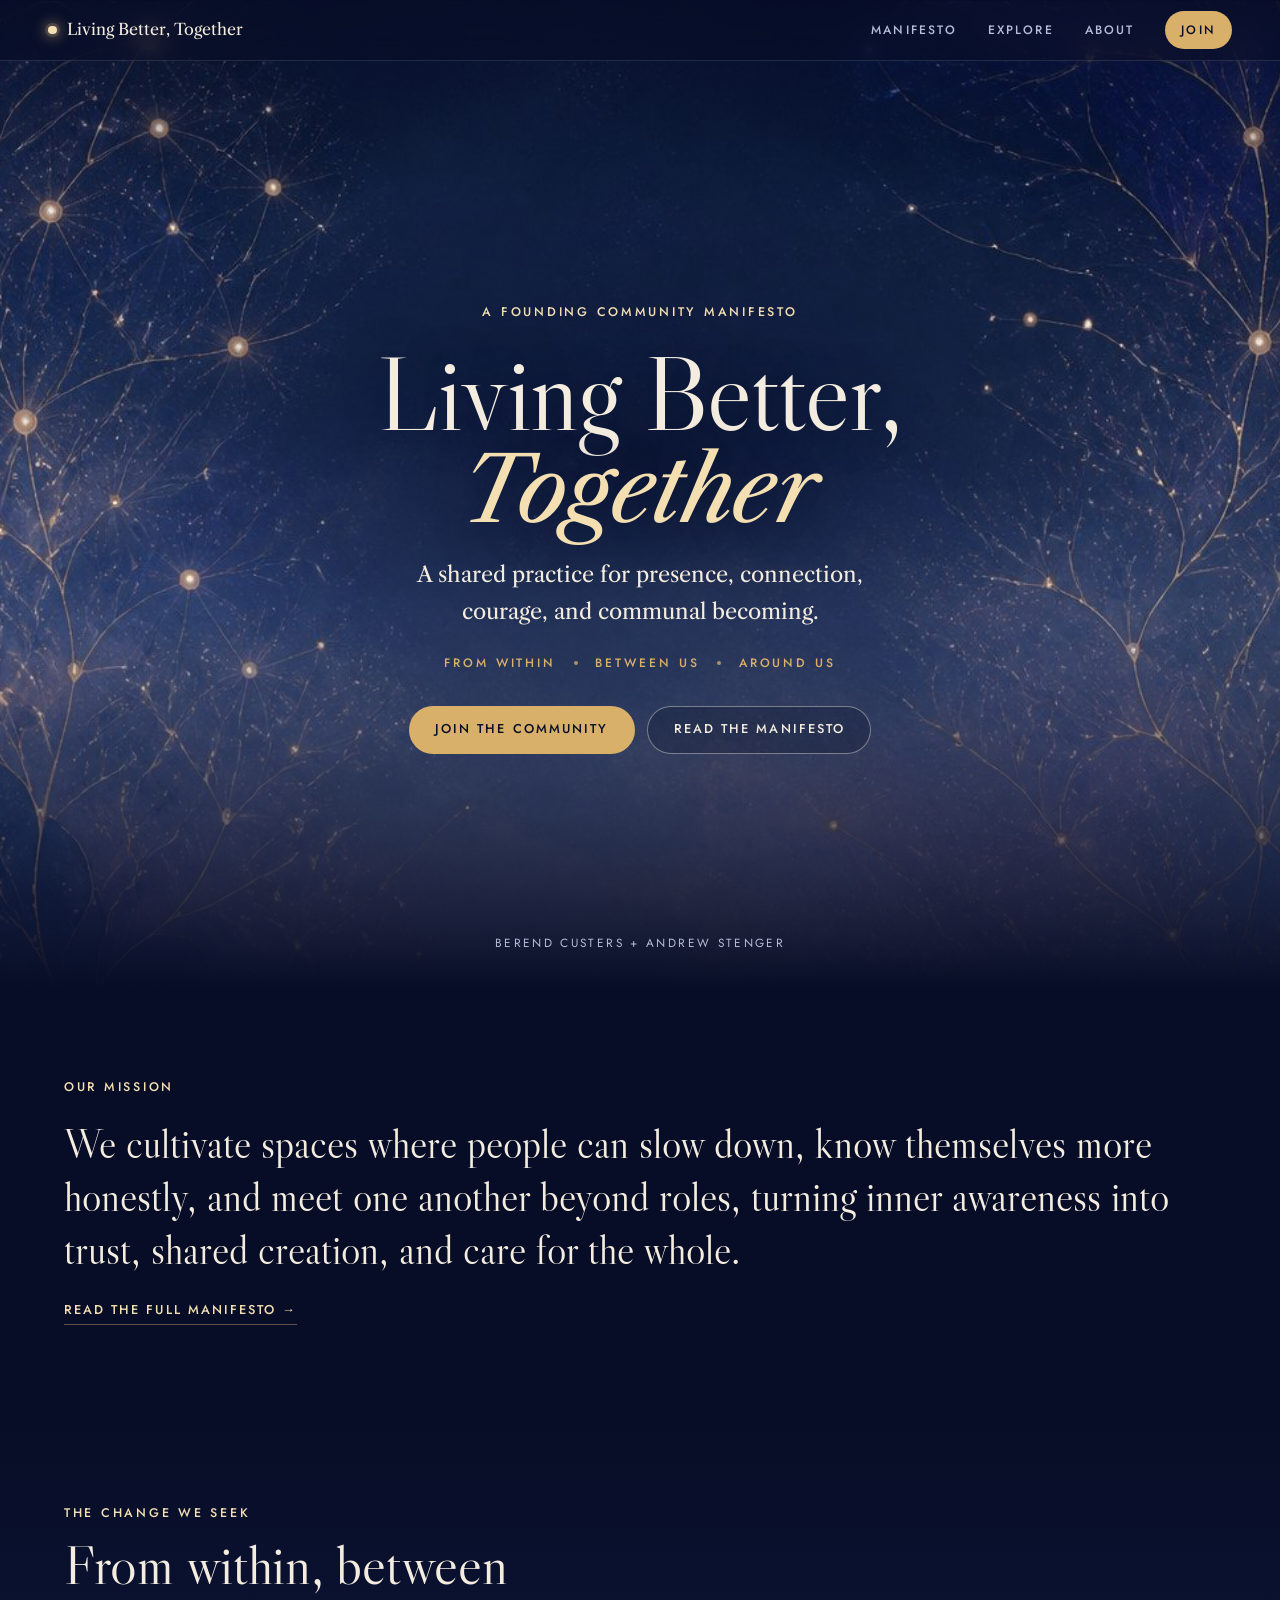
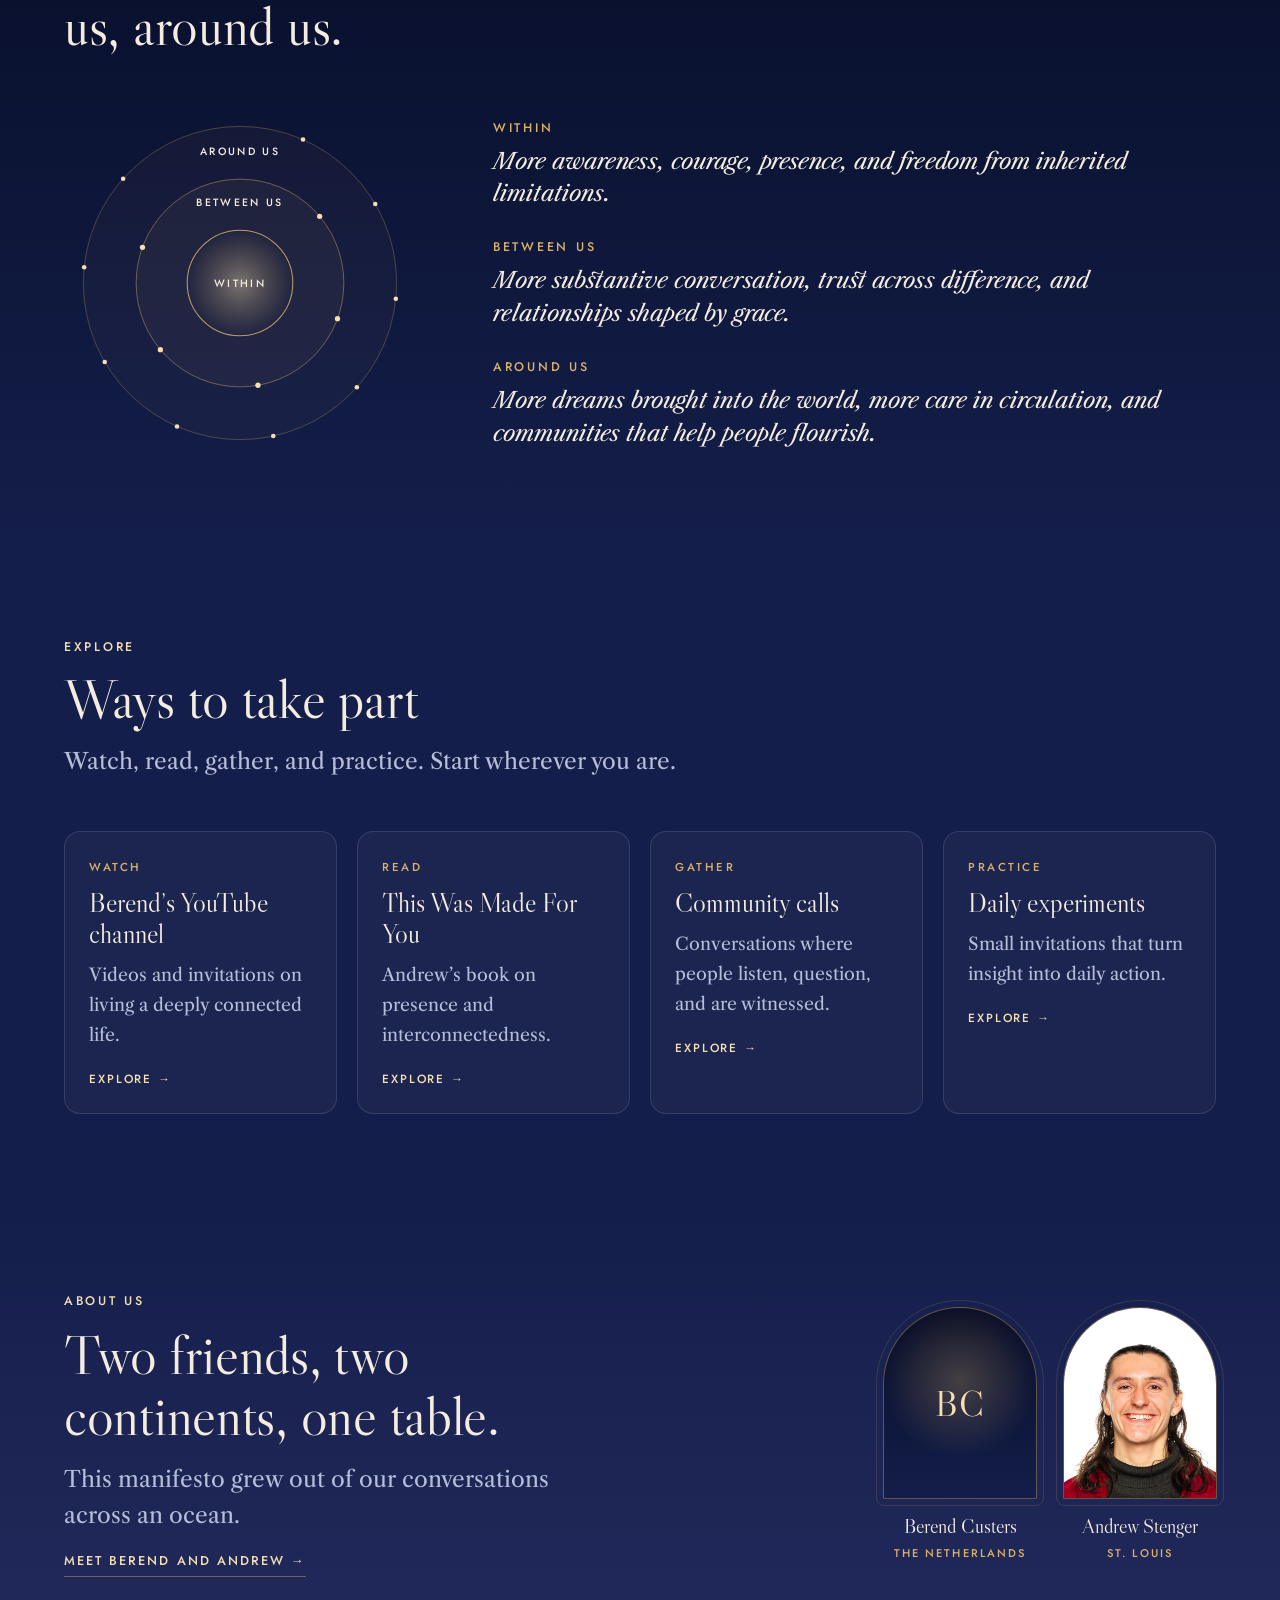
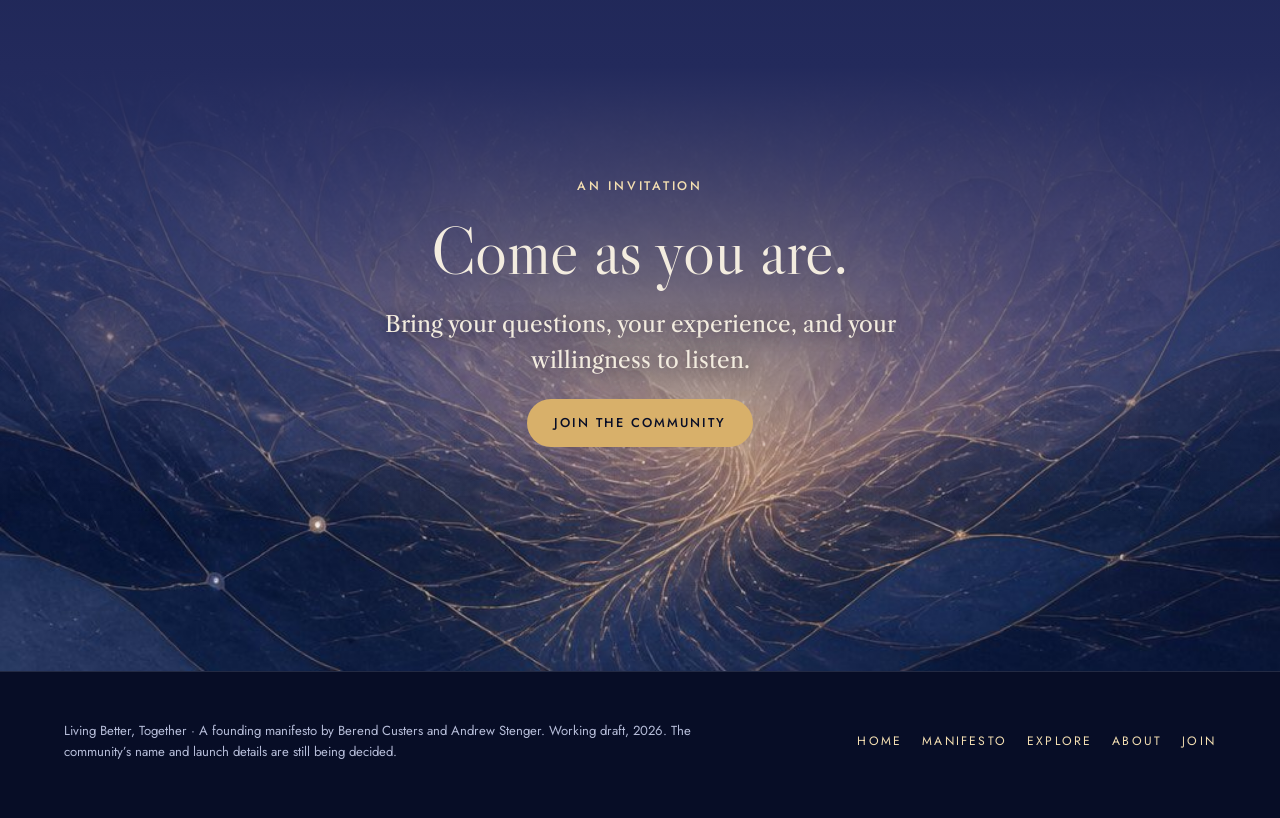
<file: Website/index.html>
<!doctype html>
<html lang="en">
<head>
<meta charset="utf-8">
<meta name="viewport" content="width=device-width,initial-scale=1,viewport-fit=cover">
<title>Living Better, Together</title>
<meta name="description" content="A founding community manifesto by Berend Custers and Andrew Stenger: a shared practice for presence, connection, courage, and communal becoming.">
<meta property="og:title" content="Living Better, Together">
<meta property="og:description" content="A founding community manifesto by Berend Custers and Andrew Stenger: a shared practice for presence, connection, courage, and communal becoming.">
<meta property="og:image" content="assets/cover.jpg">
<link rel="preconnect" href="https://fonts.googleapis.com">
<link rel="preconnect" href="https://fonts.gstatic.com" crossorigin>
<link rel="stylesheet" href="https://fonts.googleapis.com/css2?family=Jost:wght@400;500&family=Libre+Caslon+Display&family=Libre+Caslon+Text:ital,wght@0,400;0,700;1,400&display=swap">
<link rel="stylesheet" href="assets/site.css">
</head>
<body>
<a class="skip" href="#content">Skip to content</a>
<nav class="nav" aria-label="Site">
  <a class="wordmark" href="index.html" aria-current="page"><span class="star" aria-hidden="true"></span><span class="wm-text">Living Better, Together</span></a>
  <div class="nav-links">
    <a href="manifesto.html">Manifesto</a>
    <a href="explore.html">Explore</a>
    <a href="about.html">About</a>
    <a class="nav-join" href="join.html">Join</a>
  </div>
</nav>

<header class="hero">
  <div class="hero-inner">
    <p class="eyebrow">A founding community manifesto</p>
    <h1>Living Better, <em>Together</em></h1>
    <p class="hero-sub">A shared practice for presence, connection, courage, and communal becoming.</p>
    <p class="triad"><span>From within</span><span>Between us</span><span>Around us</span></p>
    <div class="hero-ctas">
      <a class="btn btn-gold" href="join.html">Join the community</a>
      <a class="btn btn-ghost" href="manifesto.html">Read the manifesto</a>
    </div>
  </div>
  <p class="hero-foot">Berend Custers + Andrew Stenger</p>
</header>

<main id="content">
<section class="section home-intro" aria-labelledby="mission-label">
  <div class="frame">
    <p class="eyebrow" id="mission-label">Our mission</p>
    <p class="statement-text">We cultivate spaces where people can slow down, know themselves more honestly, and meet one another beyond roles, turning inner awareness into trust, shared creation, and care for the whole.</p>
    <a class="text-link" href="manifesto.html">Read the full manifesto &rarr;</a>
  </div>
</section>

<section class="section home-change" aria-labelledby="change-title">
  <div class="frame">
    <div class="section-head">
      <p class="eyebrow">The change we seek</p>
      <h2 id="change-title">From within, between us, around us.</h2>
    </div>
    <div class="change">
      <svg class="rings" viewBox="0 0 400 400" role="img" aria-label="Three nested circles: within, between us, and around us">
<defs><radialGradient id="core"><stop offset="0" stop-color="#f4dfb2" stop-opacity=".42"/><stop offset="1" stop-color="#d8b06a" stop-opacity="0"/></radialGradient></defs>
<circle cx="200" cy="200" r="178" fill="#d8b06a" fill-opacity=".035" stroke="#d8b06a" stroke-opacity=".32" stroke-width="1"/>
<circle cx="200" cy="200" r="118" fill="#d8b06a" fill-opacity=".05" stroke="#d8b06a" stroke-opacity=".5" stroke-width="1"/>
<circle cx="200" cy="200" r="60" fill="url(#core)" stroke="#d8b06a" stroke-opacity=".85" stroke-width="1.2"/>
<circle cx="310.8" cy="240.5" r="3" fill="#f4dfb2"/>
<circle cx="220.4" cy="316.2" r="3" fill="#f4dfb2"/>
<circle cx="109.5" cy="275.8" r="3" fill="#f4dfb2"/>
<circle cx="89.2" cy="159.5" r="3" fill="#f4dfb2"/>
<circle cx="290.5" cy="124.2" r="3" fill="#f4dfb2"/>
<circle cx="377.1" cy="217.8" r="2.6" fill="#f4dfb2"/>
<circle cx="332.8" cy="318.5" r="2.6" fill="#f4dfb2"/>
<circle cx="237.8" cy="373.9" r="2.6" fill="#f4dfb2"/>
<circle cx="128.4" cy="363.0" r="2.6" fill="#f4dfb2"/>
<circle cx="46.3" cy="289.7" r="2.6" fill="#f4dfb2"/>
<circle cx="22.9" cy="182.2" r="2.6" fill="#f4dfb2"/>
<circle cx="67.2" cy="81.5" r="2.6" fill="#f4dfb2"/>
<circle cx="271.6" cy="37.0" r="2.6" fill="#f4dfb2"/>
<circle cx="353.7" cy="110.3" r="2.6" fill="#f4dfb2"/>
<text x="200" y="205" text-anchor="middle" class="r-label" fill="#f3ecdf">WITHIN</text>
<text x="200" y="112" text-anchor="middle" class="r-label" fill="#f3ecdf">BETWEEN US</text>
<text x="200" y="54" text-anchor="middle" class="r-label" fill="#f3ecdf">AROUND US</text>
</svg>
      <dl>
        <div><dt>Within</dt><dd>More awareness, courage, presence, and freedom from inherited limitations.</dd></div>
        <div><dt>Between us</dt><dd>More substantive conversation, trust across difference, and relationships shaped by grace.</dd></div>
        <div><dt>Around us</dt><dd>More dreams brought into the world, more care in circulation, and communities that help people flourish.</dd></div>
      </dl>
    </div>
  </div>
</section>

<section class="section home-explore" aria-labelledby="explore-title">
  <div class="frame">
    <div class="section-head">
      <p class="eyebrow">Explore</p>
      <h2 id="explore-title">Ways to take part</h2>
      <p class="lead">Watch, read, gather, and practice. Start wherever you are.</p>
    </div>
    <div class="content-grid">
      <a class="card" href="explore.html#watch"><p class="kind">Watch</p><h3>Berend&rsquo;s YouTube channel</h3><p>Videos and invitations on living a deeply connected life.</p><span class="more">Explore &rarr;</span></a>
      <a class="card" href="explore.html#read"><p class="kind">Read</p><h3>This Was Made For You</h3><p>Andrew&rsquo;s book on presence and interconnectedness.</p><span class="more">Explore &rarr;</span></a>
      <a class="card" href="explore.html#gather"><p class="kind">Gather</p><h3>Community calls</h3><p>Conversations where people listen, question, and are witnessed.</p><span class="more">Explore &rarr;</span></a>
      <a class="card" href="explore.html#practice"><p class="kind">Practice</p><h3>Daily experiments</h3><p>Small invitations that turn insight into daily action.</p><span class="more">Explore &rarr;</span></a>
    </div>
  </div>
</section>

<section class="section home-founders" aria-labelledby="founders-title">
  <div class="frame founders-grid">
    <div class="copy">
      <p class="eyebrow">About us</p>
      <h2 id="founders-title">Two friends, two continents, one table.</h2>
      <p class="lead muted">This manifesto grew out of our conversations across an ocean.</p>
      <a class="text-link" href="about.html">Meet Berend and Andrew &rarr;</a>
    </div>
    <div class="founders">
      <div class="founder"><div class="portrait monogram" role="img" aria-label="Portrait placeholder for Berend Custers"><span>BC</span></div><p class="f-name">Berend Custers</p><p class="role">The Netherlands</p></div>
      <div class="founder"><figure class="portrait"><img src="assets/andrew.jpg" alt="Andrew Stenger, smiling" width="560" height="700"></figure><p class="f-name">Andrew Stenger</p><p class="role">St. Louis</p></div>
    </div>
  </div>
</section>

<section class="cta-band" aria-labelledby="cta-title">
  <div class="frame">
    <p class="eyebrow">An invitation</p>
    <h2 id="cta-title">Come as you are.</h2>
    <p class="lead">Bring your questions, your experience, and your willingness to listen.</p>
    <a class="btn btn-gold" href="join.html">Join the community</a>
  </div>
</section>
</main>

<footer class="footer">
  <div class="frame">
    <p>Living Better, Together &middot; A founding manifesto by Berend Custers and Andrew Stenger. Working draft, 2026. The community&rsquo;s name and launch details are still being decided.</p>
    <div class="footer-links"><a href="index.html">Home</a><a href="manifesto.html">Manifesto</a><a href="explore.html">Explore</a><a href="about.html">About</a><a href="join.html">Join</a></div>
  </div>
</footer>
<script src="assets/site.js" defer></script>
</body>
</html>
</file>
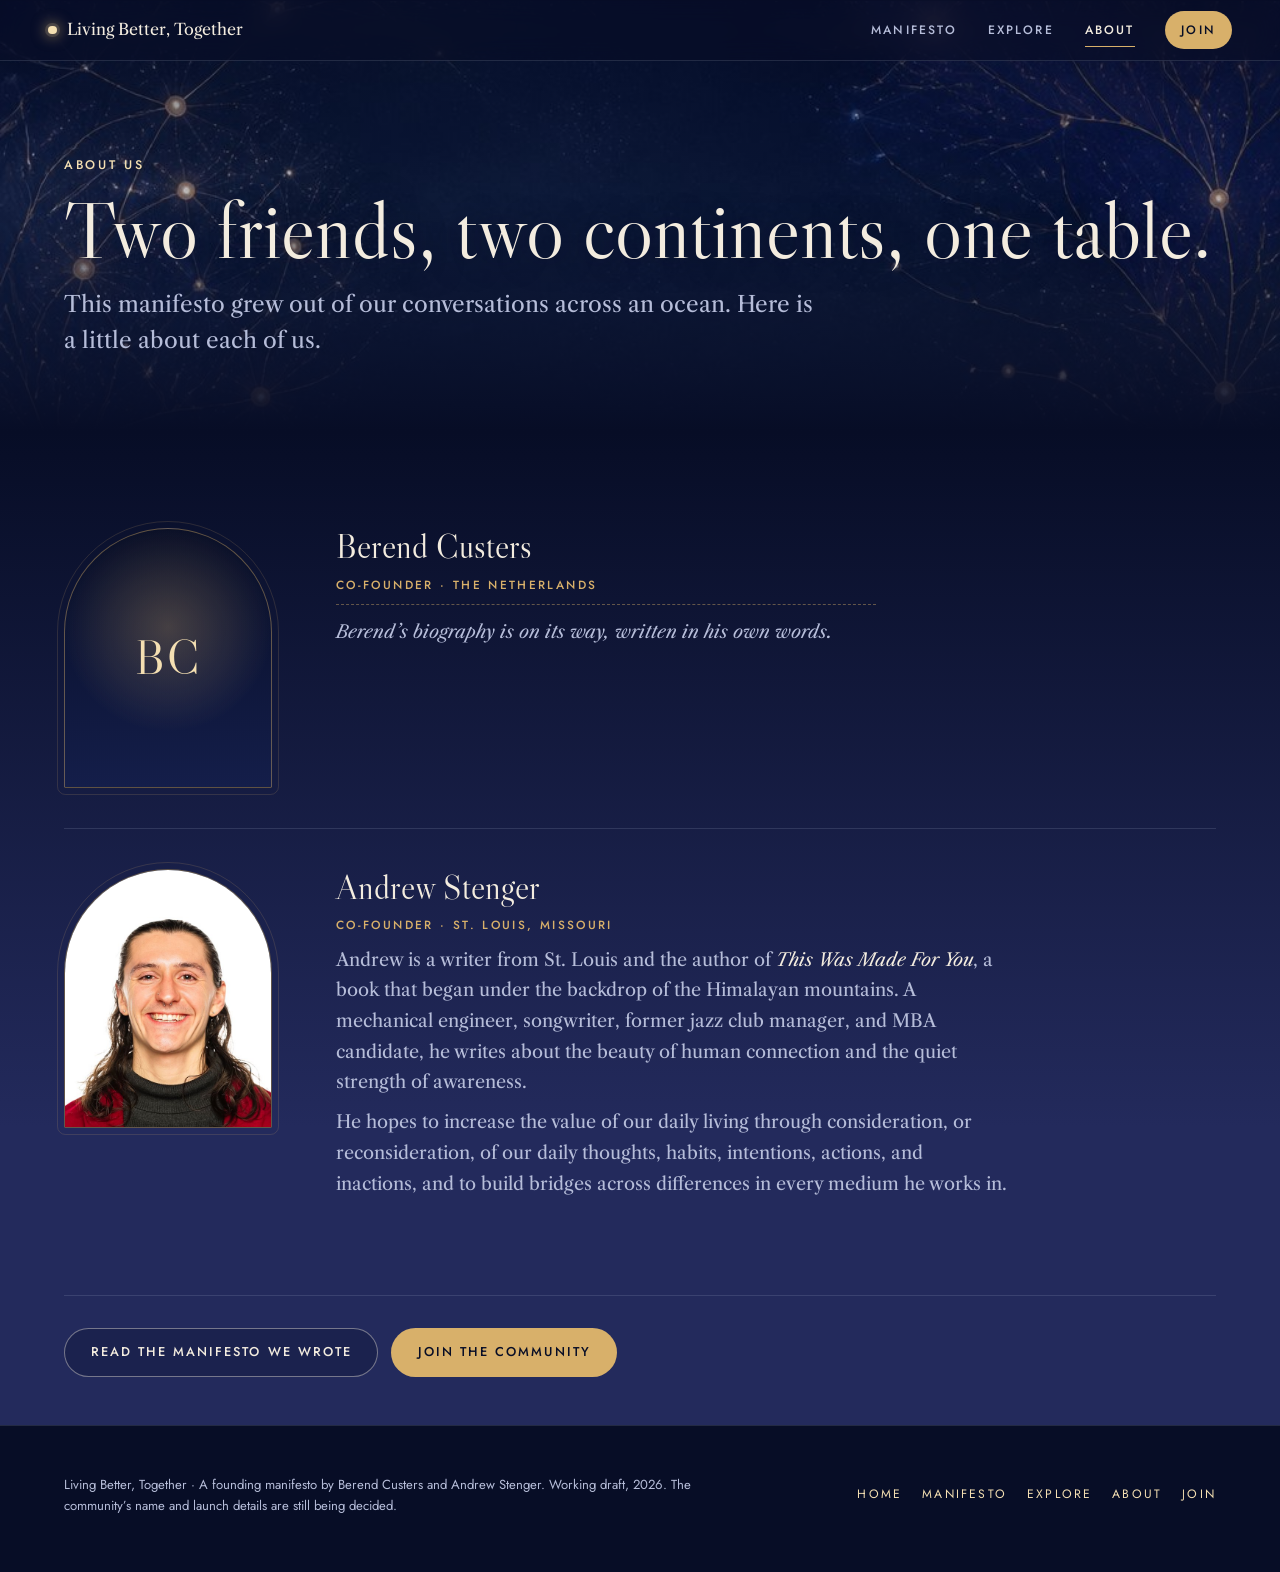
<file: Website/about.html>
<!doctype html>
<html lang="en">
<head>
<meta charset="utf-8">
<meta name="viewport" content="width=device-width,initial-scale=1,viewport-fit=cover">
<title>About · Living Better, Together</title>
<meta name="description" content="Meet Berend Custers and Andrew Stenger, the founders of Living Better, Together.">
<meta property="og:title" content="About · Living Better, Together">
<meta property="og:description" content="Meet Berend Custers and Andrew Stenger, the founders of Living Better, Together.">
<meta property="og:image" content="assets/cover.jpg">
<link rel="preconnect" href="https://fonts.googleapis.com">
<link rel="preconnect" href="https://fonts.gstatic.com" crossorigin>
<link rel="stylesheet" href="https://fonts.googleapis.com/css2?family=Jost:wght@400;500&family=Libre+Caslon+Display&family=Libre+Caslon+Text:ital,wght@0,400;0,700;1,400&display=swap">
<link rel="stylesheet" href="assets/site.css">
</head>
<body>
<a class="skip" href="#content">Skip to content</a>
<nav class="nav" aria-label="Site">
  <a class="wordmark" href="index.html"><span class="star" aria-hidden="true"></span><span class="wm-text">Living Better, Together</span></a>
  <div class="nav-links">
    <a href="manifesto.html">Manifesto</a>
    <a href="explore.html">Explore</a>
    <a href="about.html" aria-current="page">About</a>
    <a class="nav-join" href="join.html">Join</a>
  </div>
</nav>

<header class="page-hero">
  <div class="frame">
    <p class="eyebrow">About us</p>
    <h1>Two friends, two continents, one table.</h1>
    <p class="lead">This manifesto grew out of our conversations across an ocean. Here is a little about each of us.</p>
  </div>
</header>
<main id="content">
<section class="section about about-page" aria-label="Founders">
  <div class="frame">

    <div class="bios">
      <article class="bio">
        <div class="portrait monogram" role="img" aria-label="Portrait placeholder for Berend Custers"><span>BC</span></div>
        <div class="bio-text">
          <h3>Berend Custers</h3>
          <p class="role">Co-founder &middot; The Netherlands</p>
          <p class="pending-note">Berend&rsquo;s biography is on its way, written in his own words.</p>
        </div>
      </article>

      <article class="bio">
        <figure class="portrait"><img src="assets/andrew.jpg" alt="Andrew Stenger, smiling, in a dark turtleneck and red jacket" width="560" height="700"></figure>
        <div class="bio-text">
          <h3>Andrew Stenger</h3>
          <p class="role">Co-founder &middot; St. Louis, Missouri</p>
          <p>Andrew is a writer from St. Louis and the author of <em>This Was Made For You</em>, a book that began under the backdrop of the Himalayan mountains. A mechanical engineer, songwriter, former jazz club manager, and MBA candidate, he writes about the beauty of human connection and the quiet strength of awareness.</p>
          <p>He hopes to increase the value of our daily living through consideration, or reconsideration, of our daily thoughts, habits, intentions, actions, and inactions, and to build bridges across differences in every medium he works in.</p>
        </div>
      </article>
    </div>

    <div class="page-cta">
      <a class="btn btn-ghost" href="manifesto.html">Read the manifesto we wrote</a>
      <a class="btn btn-gold" href="join.html">Join the community</a>
    </div>
  </div>
</section>
</main>

<footer class="footer">
  <div class="frame">
    <p>Living Better, Together &middot; A founding manifesto by Berend Custers and Andrew Stenger. Working draft, 2026. The community&rsquo;s name and launch details are still being decided.</p>
    <div class="footer-links"><a href="index.html">Home</a><a href="manifesto.html">Manifesto</a><a href="explore.html">Explore</a><a href="about.html">About</a><a href="join.html">Join</a></div>
  </div>
</footer>
<script src="assets/site.js" defer></script>
</body>
</html>
</file>
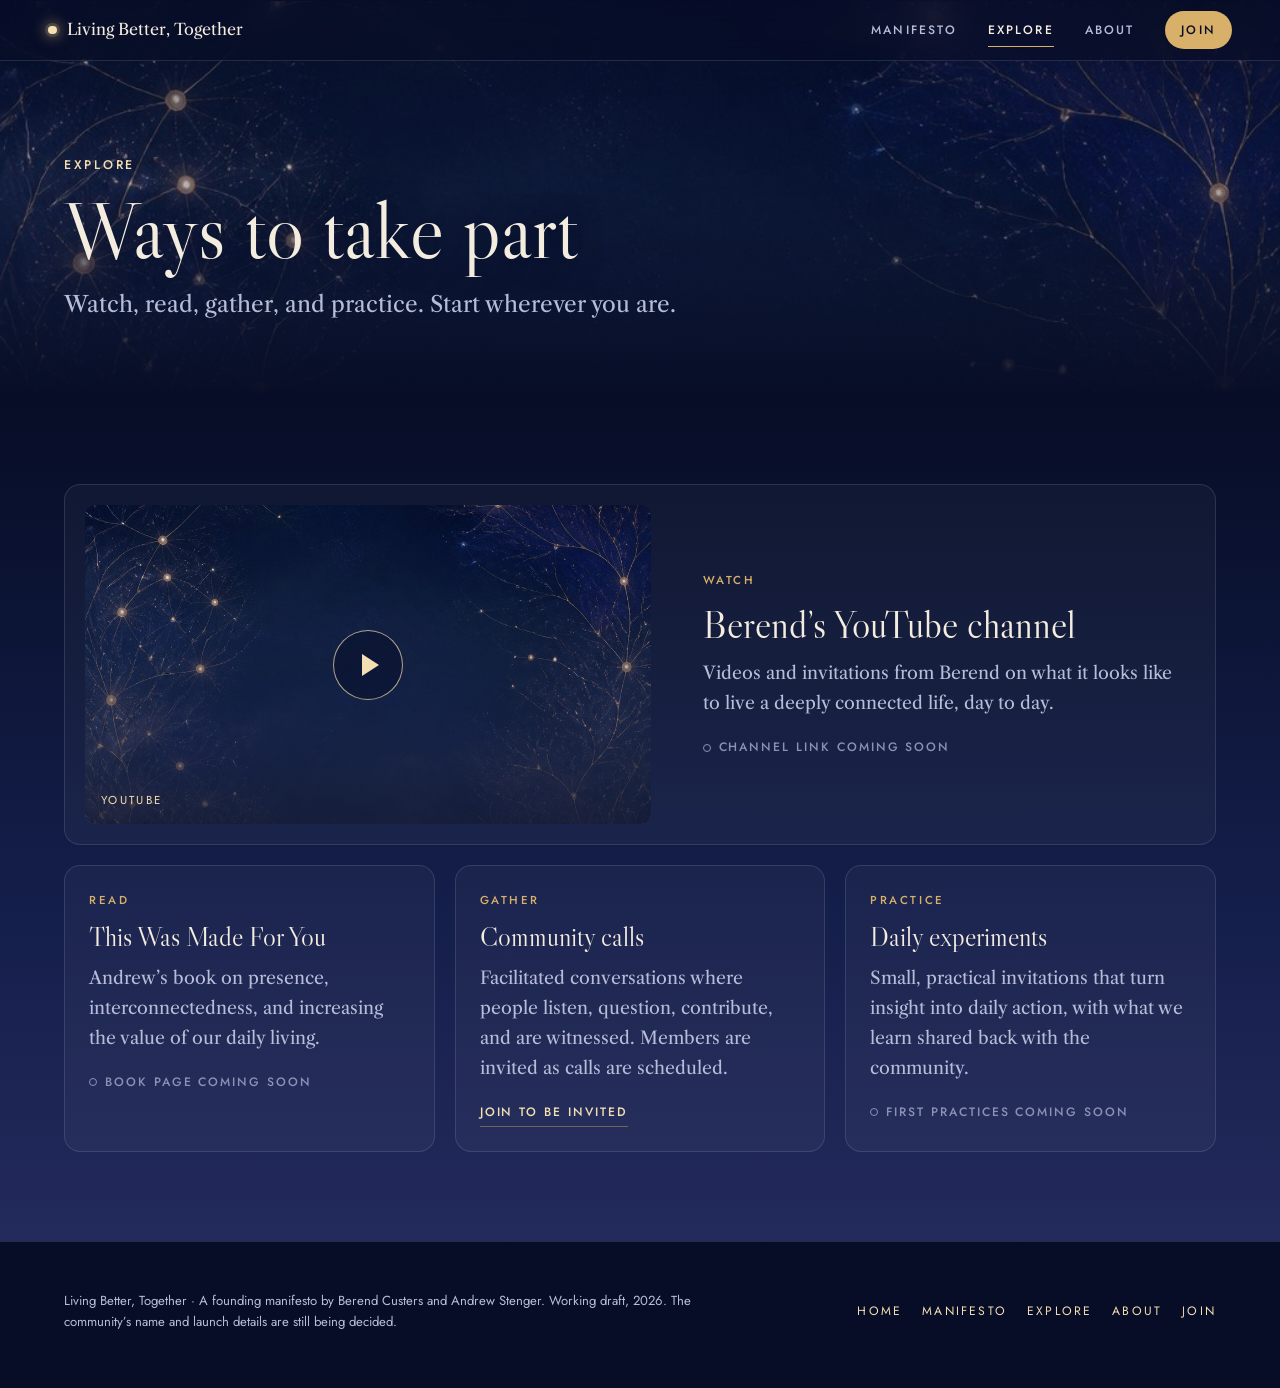
<file: Website/explore.html>
<!doctype html>
<html lang="en">
<head>
<meta charset="utf-8">
<meta name="viewport" content="width=device-width,initial-scale=1,viewport-fit=cover">
<title>Explore · Living Better, Together</title>
<meta name="description" content="Videos, writing, community calls, and daily practices from Living Better, Together.">
<meta property="og:title" content="Explore · Living Better, Together">
<meta property="og:description" content="Videos, writing, community calls, and daily practices from Living Better, Together.">
<meta property="og:image" content="assets/cover.jpg">
<link rel="preconnect" href="https://fonts.googleapis.com">
<link rel="preconnect" href="https://fonts.gstatic.com" crossorigin>
<link rel="stylesheet" href="https://fonts.googleapis.com/css2?family=Jost:wght@400;500&family=Libre+Caslon+Display&family=Libre+Caslon+Text:ital,wght@0,400;0,700;1,400&display=swap">
<link rel="stylesheet" href="assets/site.css">
</head>
<body>
<a class="skip" href="#content">Skip to content</a>
<nav class="nav" aria-label="Site">
  <a class="wordmark" href="index.html"><span class="star" aria-hidden="true"></span><span class="wm-text">Living Better, Together</span></a>
  <div class="nav-links">
    <a href="manifesto.html">Manifesto</a>
    <a href="explore.html" aria-current="page">Explore</a>
    <a href="about.html">About</a>
    <a class="nav-join" href="join.html">Join</a>
  </div>
</nav>

<header class="page-hero">
  <div class="frame">
    <p class="eyebrow">Explore</p>
    <h1>Ways to take part</h1>
    <p class="lead">Watch, read, gather, and practice. Start wherever you are.</p>
  </div>
</header>
<main id="content">
<section class="section explore explore-page" aria-label="Ways to take part">
  <div class="frame">

    <div class="content-grid">
      <article class="card feature" id="watch">
        <div class="video" aria-hidden="true"><span class="play"></span><span class="video-caption">YouTube</span></div>
        <div class="copy">
          <p class="kind">Watch</p>
          <h3>Berend&rsquo;s YouTube channel</h3>
          <p>Videos and invitations from Berend on what it looks like to live a deeply connected life, day to day.</p>
          <span class="is-pending" data-link="youtube" data-label="Visit the channel">Channel link coming soon</span>
        </div>
      </article>

      <article class="card" id="read">
        <p class="kind">Read</p>
        <h3>This Was Made For You</h3>
        <p>Andrew&rsquo;s book on presence, interconnectedness, and increasing the value of our daily living.</p>
        <span class="is-pending" data-link="book" data-label="About the book">Book page coming soon</span>
      </article>

      <article class="card" id="gather">
        <p class="kind">Gather</p>
        <h3>Community calls</h3>
        <p>Facilitated conversations where people listen, question, contribute, and are witnessed. Members are invited as calls are scheduled.</p>
        <a class="card-link" href="join.html">Join to be invited</a>
      </article>

      <article class="card" id="practice">
        <p class="kind">Practice</p>
        <h3>Daily experiments</h3>
        <p>Small, practical invitations that turn insight into daily action, with what we learn shared back with the community.</p>
        <span class="is-pending" data-link="practice" data-label="See the practices">First practices coming soon</span>
      </article>
    </div>
  </div>
</section>
</main>

<footer class="footer">
  <div class="frame">
    <p>Living Better, Together &middot; A founding manifesto by Berend Custers and Andrew Stenger. Working draft, 2026. The community&rsquo;s name and launch details are still being decided.</p>
    <div class="footer-links"><a href="index.html">Home</a><a href="manifesto.html">Manifesto</a><a href="explore.html">Explore</a><a href="about.html">About</a><a href="join.html">Join</a></div>
  </div>
</footer>
<script src="assets/site.js" defer></script>
</body>
</html>
</file>
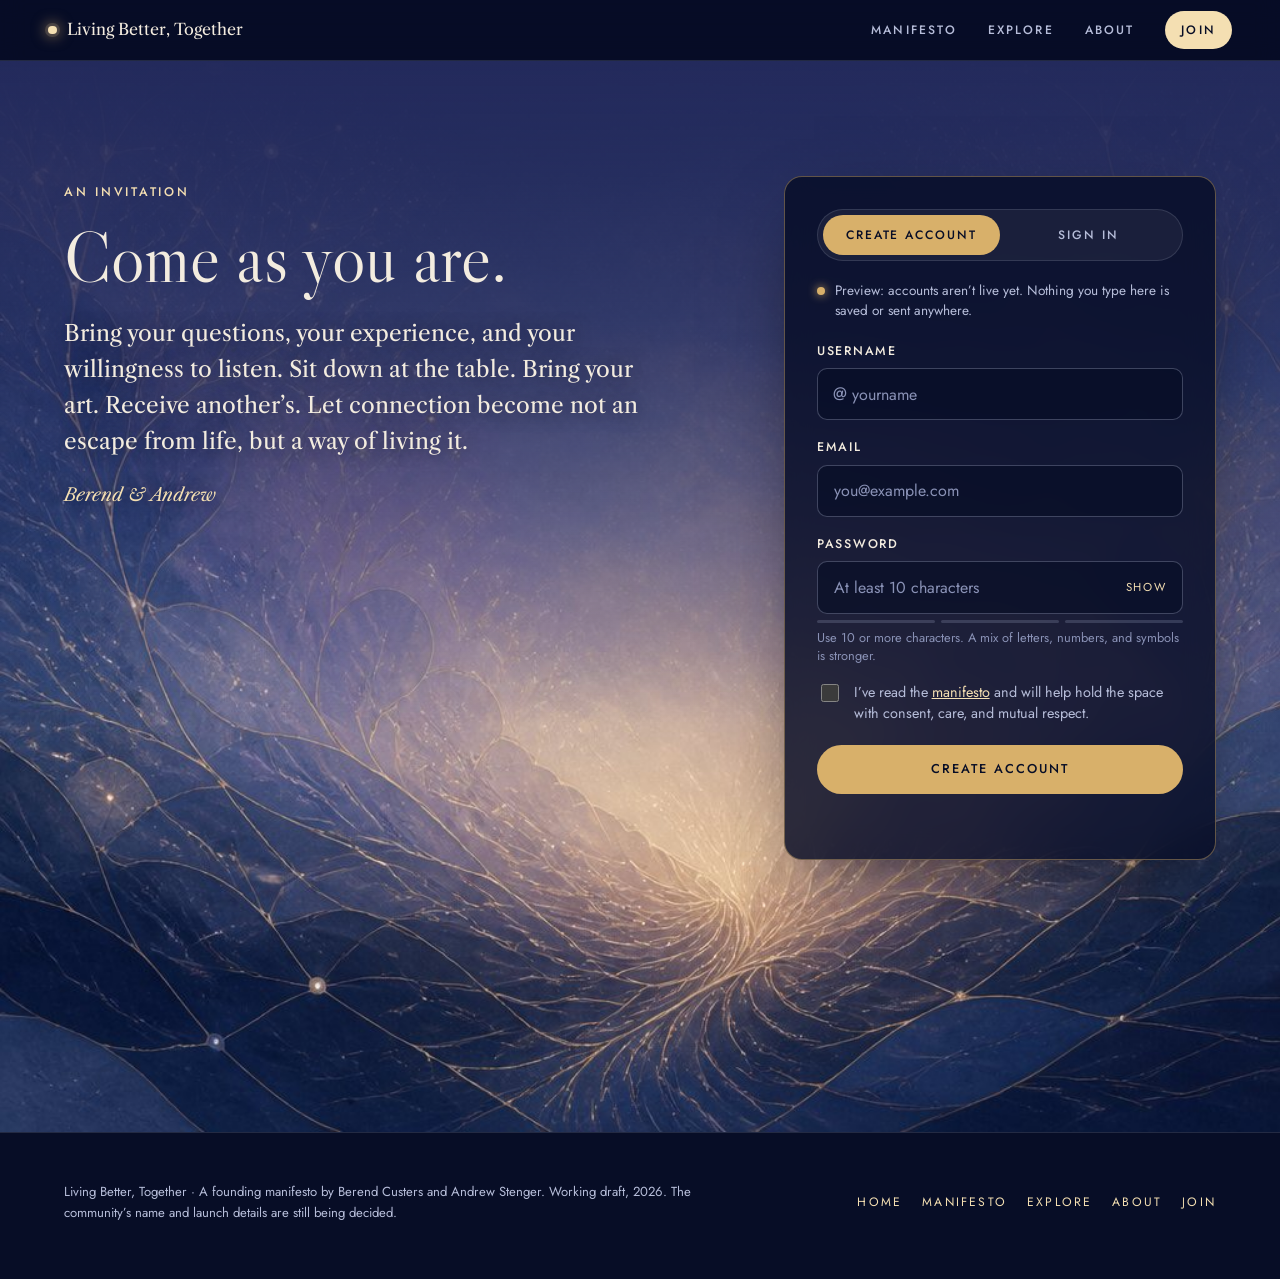
<file: Website/join.html>
<!doctype html>
<html lang="en">
<head>
<meta charset="utf-8">
<meta name="viewport" content="width=device-width,initial-scale=1,viewport-fit=cover">
<title>Join · Living Better, Together</title>
<meta name="description" content="Join Living Better, Together. Come as you are.">
<meta property="og:title" content="Join · Living Better, Together">
<meta property="og:description" content="Join Living Better, Together. Come as you are.">
<meta property="og:image" content="assets/cover.jpg">
<link rel="preconnect" href="https://fonts.googleapis.com">
<link rel="preconnect" href="https://fonts.gstatic.com" crossorigin>
<link rel="stylesheet" href="https://fonts.googleapis.com/css2?family=Jost:wght@400;500&family=Libre+Caslon+Display&family=Libre+Caslon+Text:ital,wght@0,400;0,700;1,400&display=swap">
<link rel="stylesheet" href="assets/site.css">
</head>
<body>
<a class="skip" href="#content">Skip to content</a>
<nav class="nav" aria-label="Site">
  <a class="wordmark" href="index.html"><span class="star" aria-hidden="true"></span><span class="wm-text">Living Better, Together</span></a>
  <div class="nav-links">
    <a href="manifesto.html">Manifesto</a>
    <a href="explore.html">Explore</a>
    <a href="about.html">About</a>
    <a class="nav-join" href="join.html" aria-current="page">Join</a>
  </div>
</nav>

<main id="content">
<section class="join join-page" aria-labelledby="join-title">
  <div class="frame join-grid">
    <div class="invite">
      <p class="eyebrow">An invitation</p>
      <h2 id="join-title">Come as you are.</h2>
      <p class="lead">Bring your questions, your experience, and your willingness to listen. Sit down at the table. Bring your art. Receive another&rsquo;s. Let connection become not an escape from life, but a way of living it.</p>
      <p class="signed">Berend &amp; Andrew</p>
    </div>

    <div class="join-card">
      <div class="tabs" role="tablist" aria-label="Membership">
        <button type="button" role="tab" id="tab-join" aria-selected="true" aria-controls="form-join">Create account</button>
        <button type="button" role="tab" id="tab-signin" aria-selected="false" aria-controls="form-signin" tabindex="-1">Sign in</button>
      </div>
      <p class="preview-note">Preview: accounts aren&rsquo;t live yet. Nothing you type here is saved or sent anywhere.</p>

      <form class="form" id="form-join" role="tabpanel" aria-labelledby="tab-join" novalidate>
        <div class="field">
          <label for="username">Username</label>
          <div class="control"><span class="prefix" aria-hidden="true">@</span><input class="has-prefix" id="username" name="username" type="text" autocomplete="username" placeholder="yourname" aria-describedby="username-err" spellcheck="false" autocapitalize="none"></div>
          <p class="err" id="username-err" hidden></p>
        </div>
        <div class="field">
          <label for="email">Email</label>
          <div class="control"><input id="email" name="email" type="email" autocomplete="email" placeholder="you@example.com" aria-describedby="email-err" spellcheck="false" autocapitalize="none"></div>
          <p class="err" id="email-err" hidden></p>
        </div>
        <div class="field">
          <label for="password">Password</label>
          <div class="control"><input class="has-toggle" id="password" name="password" type="password" autocomplete="new-password" placeholder="At least 10 characters" aria-describedby="password-hint password-err"><button type="button" class="toggle" data-toggle="password" aria-controls="password" aria-pressed="false">Show</button></div>
          <div class="meter" id="meter" data-level="0" aria-hidden="true"><i></i><i></i><i></i></div>
          <p class="hint" id="password-hint">Use 10 or more characters. A mix of letters, numbers, and symbols is stronger.</p>
          <p class="err" id="password-err" hidden></p>
        </div>
        <label class="check" for="agree">
          <input type="checkbox" id="agree" name="agree" aria-describedby="agree-err">
          <span>I&rsquo;ve read the <a href="manifesto.html">manifesto</a> and will help hold the space with consent, care, and mutual respect.</span>
        </label>
        <p class="err" id="agree-err" hidden></p>
        <button class="btn btn-gold" type="submit" id="join-submit">Create account</button>
        <p class="status" id="join-status" role="status" aria-live="polite"></p>
      </form>

      <form class="form" id="form-signin" role="tabpanel" aria-labelledby="tab-signin" novalidate hidden>
        <div class="field">
          <label for="signin-id">Username or email</label>
          <div class="control"><input id="signin-id" name="signin-id" type="text" autocomplete="username" spellcheck="false" autocapitalize="none"></div>
        </div>
        <div class="field">
          <label for="signin-password">Password</label>
          <div class="control"><input class="has-toggle" id="signin-password" name="signin-password" type="password" autocomplete="current-password"><button type="button" class="toggle" data-toggle="signin-password" aria-controls="signin-password" aria-pressed="false">Show</button></div>
        </div>
        <button class="btn btn-gold" type="submit" id="signin-submit">Sign in</button>
        <p class="status" id="signin-status" role="status" aria-live="polite"></p>
      </form>

      <div class="welcome" id="welcome" hidden tabindex="-1">
        <span class="star" aria-hidden="true"></span>
        <h3 id="welcome-title">Welcome to the table.</h3>
        <p>This was a preview of the sign-up flow, so no account was created and nothing was stored. When the community opens, this form will create your membership and invite you to calls as they&rsquo;re scheduled.</p>
        <button class="btn btn-ghost" type="button" id="welcome-back">Back to the form</button>
      </div>
    </div>
  </div>
</section>
</main>

<footer class="footer">
  <div class="frame">
    <p>Living Better, Together &middot; A founding manifesto by Berend Custers and Andrew Stenger. Working draft, 2026. The community&rsquo;s name and launch details are still being decided.</p>
    <div class="footer-links"><a href="index.html">Home</a><a href="manifesto.html">Manifesto</a><a href="explore.html">Explore</a><a href="about.html">About</a><a href="join.html">Join</a></div>
  </div>
</footer>
<script src="assets/site.js" defer></script>
</body>
</html>
</file>
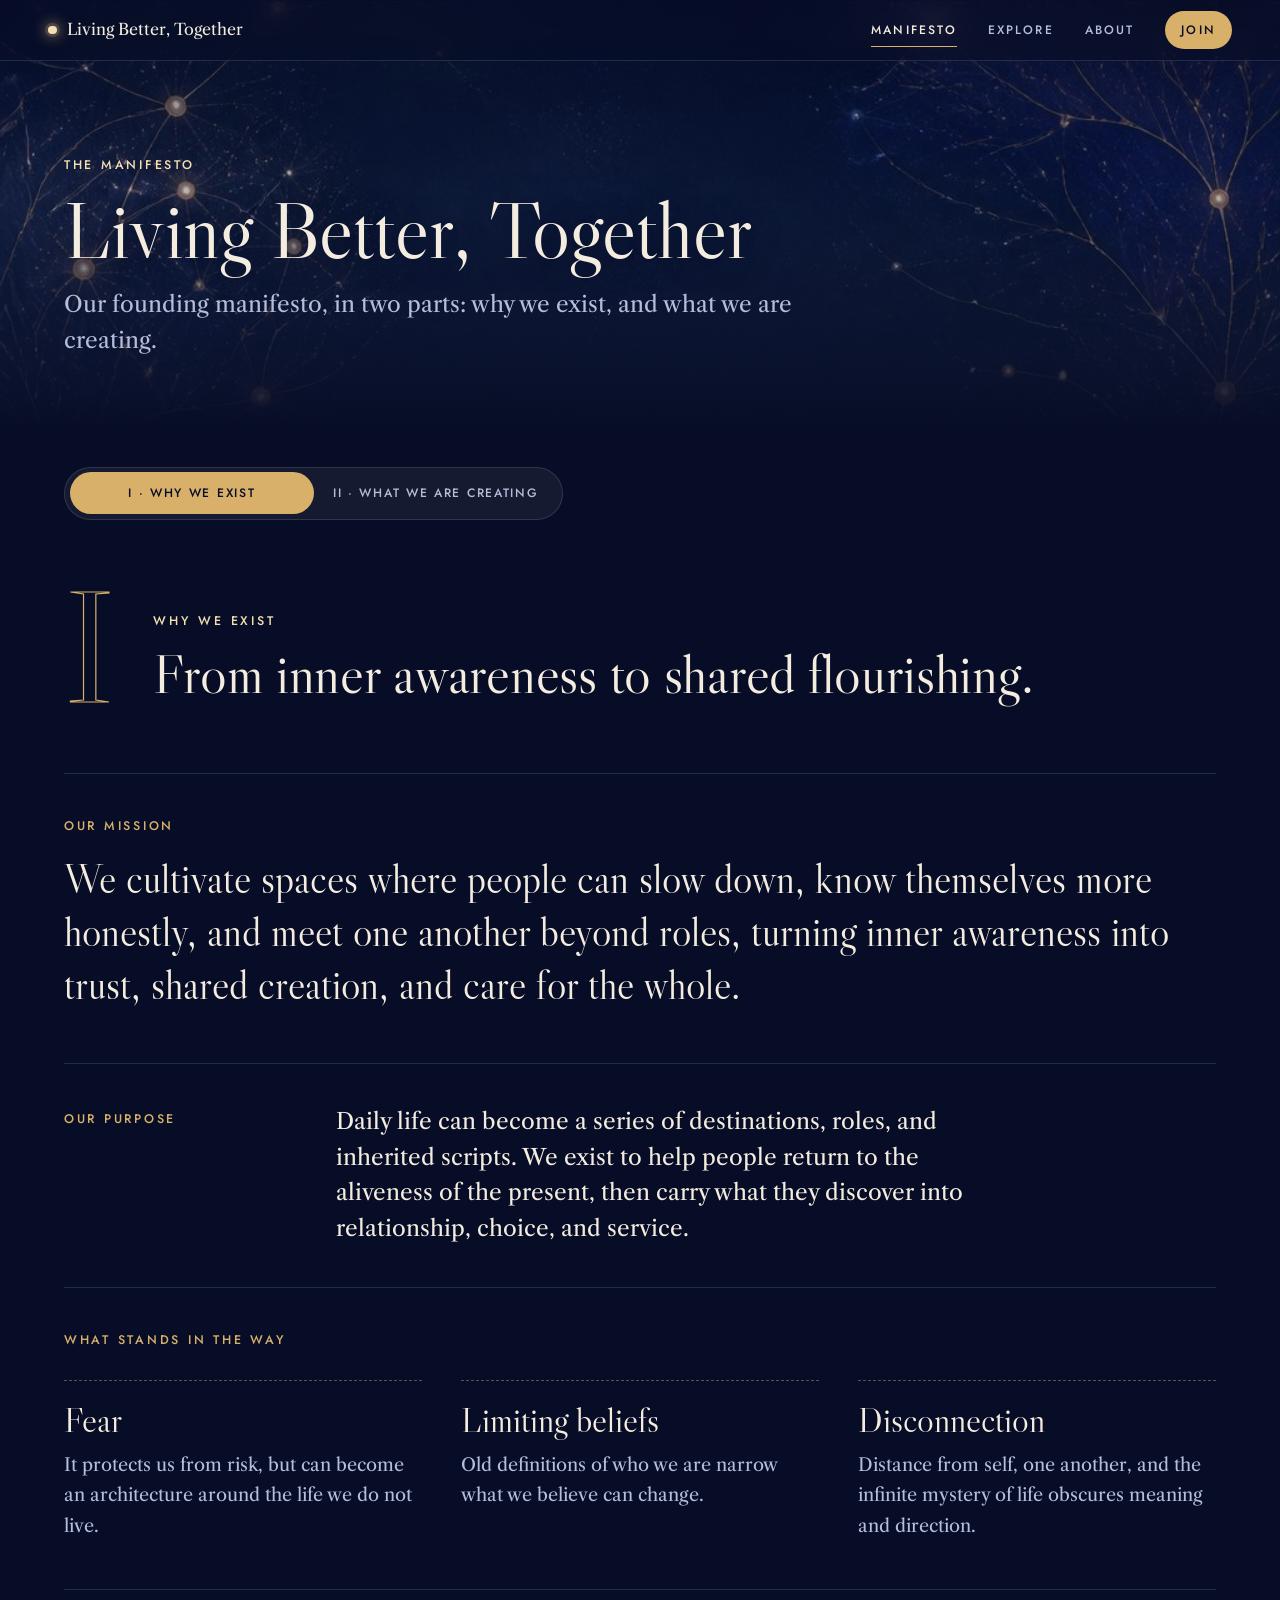
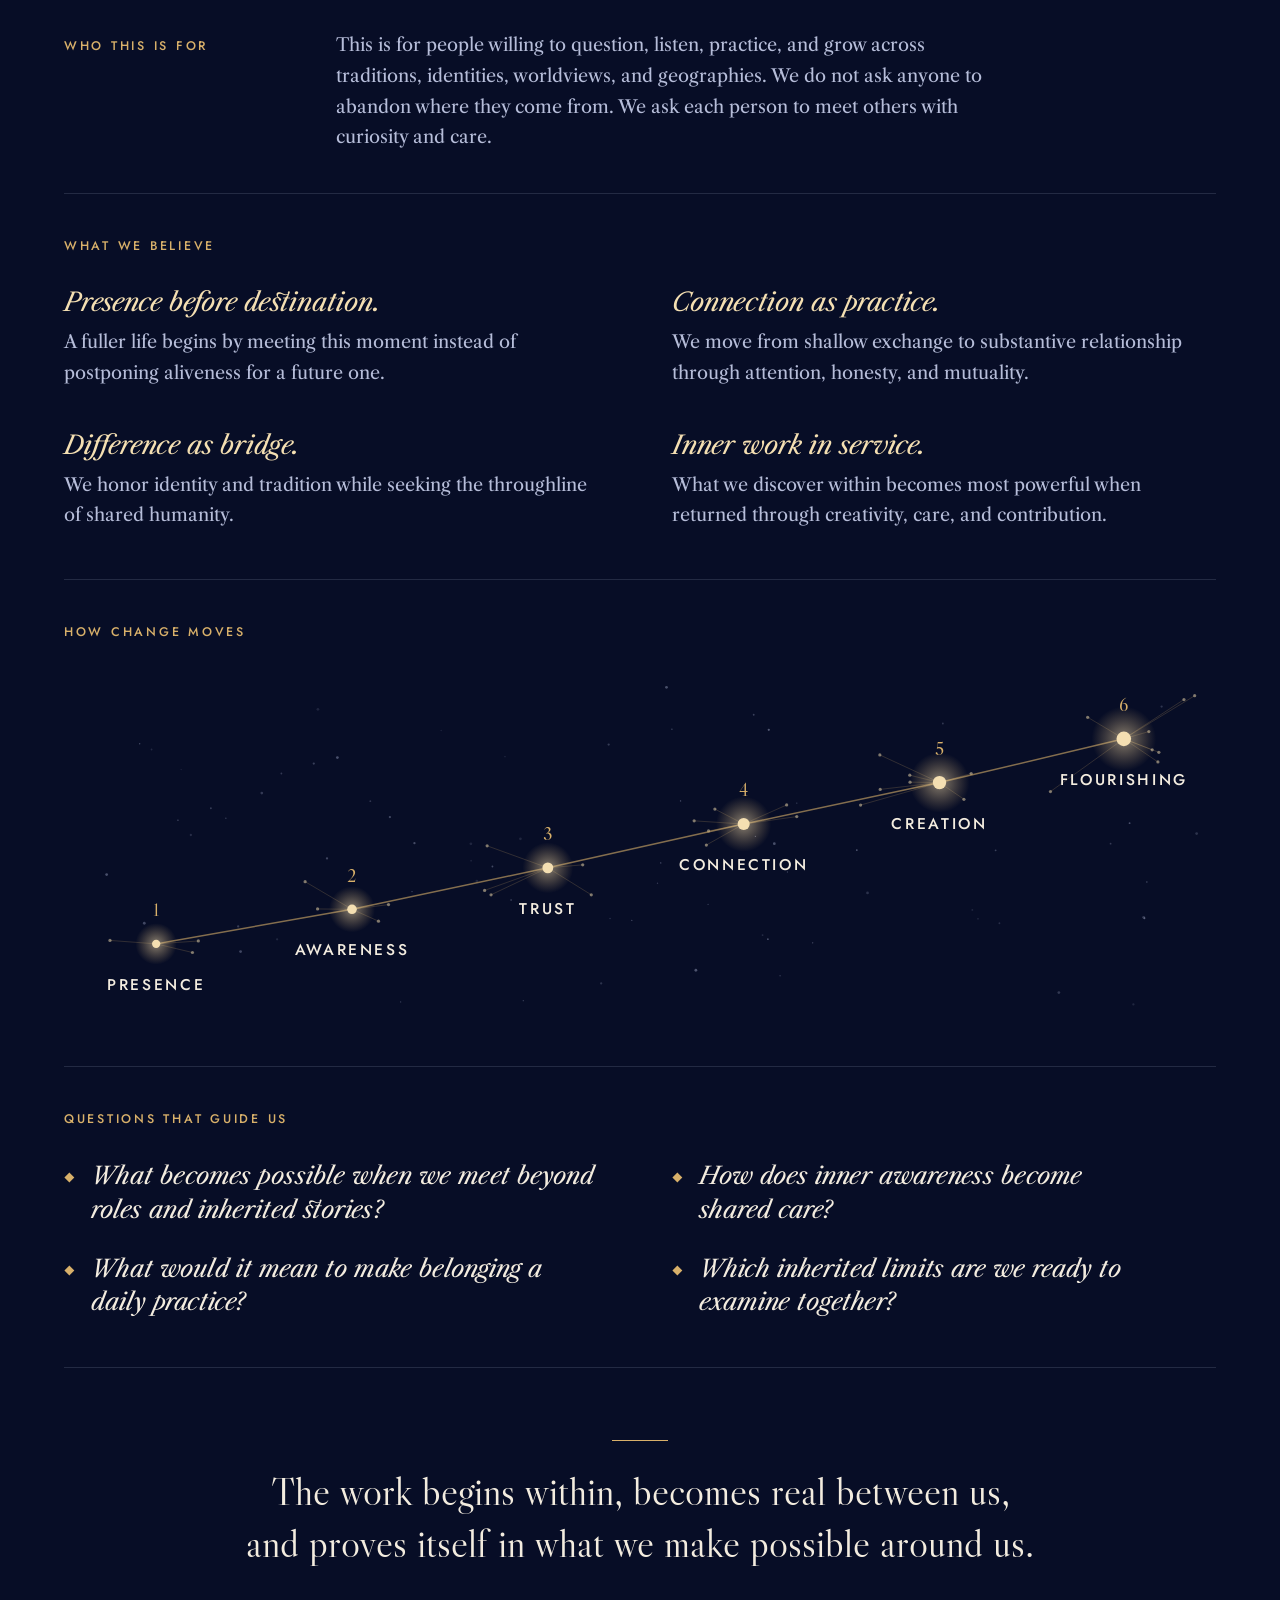
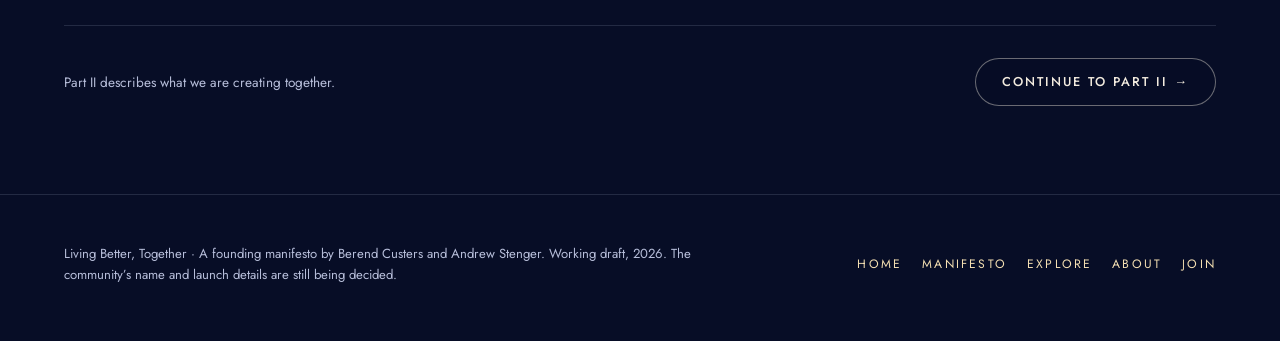
<file: Website/manifesto.html>
<!doctype html>
<html lang="en">
<head>
<meta charset="utf-8">
<meta name="viewport" content="width=device-width,initial-scale=1,viewport-fit=cover">
<title>The Manifesto · Living Better, Together</title>
<meta name="description" content="The founding manifesto of Living Better, Together: why we exist and what we are creating.">
<meta property="og:title" content="The Manifesto · Living Better, Together">
<meta property="og:description" content="The founding manifesto of Living Better, Together: why we exist and what we are creating.">
<meta property="og:image" content="assets/cover.jpg">
<link rel="preconnect" href="https://fonts.googleapis.com">
<link rel="preconnect" href="https://fonts.gstatic.com" crossorigin>
<link rel="stylesheet" href="https://fonts.googleapis.com/css2?family=Jost:wght@400;500&family=Libre+Caslon+Display&family=Libre+Caslon+Text:ital,wght@0,400;0,700;1,400&display=swap">
<link rel="stylesheet" href="assets/site.css">
</head>
<body>
<a class="skip" href="#content">Skip to content</a>
<nav class="nav" aria-label="Site">
  <a class="wordmark" href="index.html"><span class="star" aria-hidden="true"></span><span class="wm-text">Living Better, Together</span></a>
  <div class="nav-links">
    <a href="manifesto.html" aria-current="page">Manifesto</a>
    <a href="explore.html">Explore</a>
    <a href="about.html">About</a>
    <a class="nav-join" href="join.html">Join</a>
  </div>
</nav>

<header class="page-hero">
  <div class="frame">
    <p class="eyebrow">The manifesto</p>
    <h1>Living Better, Together</h1>
    <p class="lead">Our founding manifesto, in two parts: why we exist, and what we are creating.</p>
  </div>
</header>
<main id="content" class="manifesto-page">
<div class="frame part-switch-wrap">
  <div class="part-switch" role="tablist" aria-label="Manifesto parts">
    <button type="button" role="tab" id="tab-why" aria-controls="why" aria-selected="true">I &middot; Why we exist</button>
    <button type="button" role="tab" id="tab-creating" aria-controls="creating" aria-selected="false" tabindex="-1">II &middot; What we are creating</button>
  </div>
</div>
<section class="part part-one" id="why" role="tabpanel" aria-labelledby="tab-why">
  <div class="frame">
    <header class="part-head">
      <span class="numeral" aria-hidden="true">I</span>
      <div>
        <p class="eyebrow">Why we exist</p>
        <h2 id="why-title">From inner awareness to shared flourishing.</h2>
      </div>
    </header>

    <div class="statement">
      <h3 class="label">Our mission</h3>
      <p class="statement-text">We cultivate spaces where people can slow down, know themselves more honestly, and meet one another beyond roles, turning inner awareness into trust, shared creation, and care for the whole.</p>
    </div>

    <div class="row">
      <h3 class="label">Our purpose</h3>
      <p class="lead">Daily life can become a series of destinations, roles, and inherited scripts. We exist to help people return to the aliveness of the present, then carry what they discover into relationship, choice, and service.</p>
    </div>

    <div class="block">
      <h3 class="label">What stands in the way</h3>
      <ul class="obstacles">
        <li><p class="ob-word">Fear</p><p>It protects us from risk, but can become an architecture around the life we do not live.</p></li>
        <li><p class="ob-word">Limiting beliefs</p><p>Old definitions of who we are narrow what we believe can change.</p></li>
        <li><p class="ob-word">Disconnection</p><p>Distance from self, one another, and the infinite mystery of life obscures meaning and direction.</p></li>
      </ul>
    </div>

    <div class="row">
      <h3 class="label">Who this is for</h3>
      <p>This is for people willing to question, listen, practice, and grow across traditions, identities, worldviews, and geographies. We do not ask anyone to abandon where they come from. We ask each person to meet others with curiosity and care.</p>
    </div>

    <div class="block">
      <h3 class="label">What we believe</h3>
      <div class="beliefs">
        <article><h4>Presence before destination.</h4><p>A fuller life begins by meeting this moment instead of postponing aliveness for a future one.</p></article>
        <article><h4>Connection as practice.</h4><p>We move from shallow exchange to substantive relationship through attention, honesty, and mutuality.</p></article>
        <article><h4>Difference as bridge.</h4><p>We honor identity and tradition while seeking the throughline of shared humanity.</p></article>
        <article><h4>Inner work in service.</h4><p>What we discover within becomes most powerful when returned through creativity, care, and contribution.</p></article>
      </div>
    </div>

    <div class="block">
      <h3 class="label">How change moves</h3>
      <svg class="constellation" viewBox="0 0 1000 300" role="img" aria-label="How change moves: presence, then awareness, trust, connection, creation, and flourishing">
<defs><radialGradient id="glow"><stop offset="0" stop-color="#f4dfb2" stop-opacity=".55"/><stop offset="1" stop-color="#d8b06a" stop-opacity="0"/></radialGradient></defs>
<circle cx="327.4" cy="50.8" r="0.6" fill="#b3bad8" fill-opacity="0.14"/>
<circle cx="535.2" cy="111.9" r="0.6" fill="#b3bad8" fill-opacity="0.42"/>
<circle cx="220.4" cy="32.4" r="1.2" fill="#b3bad8" fill-opacity="0.14"/>
<circle cx="98.9" cy="128.6" r="0.6" fill="#b3bad8" fill-opacity="0.43"/>
<circle cx="628.0" cy="173.6" r="0.6" fill="#b3bad8" fill-opacity="0.31"/>
<circle cx="398.7" cy="285.3" r="0.6" fill="#b3bad8" fill-opacity="0.30"/>
<circle cx="140.5" cy="127.0" r="0.6" fill="#b3bad8" fill-opacity="0.31"/>
<circle cx="559.1" cy="201.7" r="0.6" fill="#b3bad8" fill-opacity="0.31"/>
<circle cx="636.1" cy="113.8" r="0.6" fill="#b3bad8" fill-opacity="0.31"/>
<circle cx="616.6" cy="149.0" r="1.2" fill="#b3bad8" fill-opacity="0.38"/>
<circle cx="466.3" cy="270.3" r="1.0" fill="#b3bad8" fill-opacity="0.22"/>
<circle cx="788.5" cy="206.5" r="0.8" fill="#b3bad8" fill-opacity="0.15"/>
<circle cx="304.2" cy="148.6" r="1.0" fill="#b3bad8" fill-opacity="0.36"/>
<circle cx="292.2" cy="286.4" r="0.6" fill="#b3bad8" fill-opacity="0.29"/>
<circle cx="171.7" cy="105.1" r="1.2" fill="#b3bad8" fill-opacity="0.26"/>
<circle cx="952.8" cy="30.0" r="1.0" fill="#b3bad8" fill-opacity="0.23"/>
<circle cx="353.2" cy="149.1" r="1.2" fill="#b3bad8" fill-opacity="0.14"/>
<circle cx="101.7" cy="84.7" r="0.6" fill="#b3bad8" fill-opacity="0.14"/>
<circle cx="697.5" cy="191.8" r="1.2" fill="#b3bad8" fill-opacity="0.21"/>
<circle cx="388.1" cy="197.9" r="0.6" fill="#b3bad8" fill-opacity="0.43"/>
<circle cx="358.4" cy="181.5" r="1.2" fill="#b3bad8" fill-opacity="0.14"/>
<circle cx="762.9" cy="44.7" r="0.8" fill="#b3bad8" fill-opacity="0.25"/>
<circle cx="908.5" cy="149.0" r="0.8" fill="#b3bad8" fill-opacity="0.27"/>
<circle cx="548.5" cy="258.9" r="1.2" fill="#b3bad8" fill-opacity="0.41"/>
<circle cx="282.9" cy="125.9" r="1.0" fill="#b3bad8" fill-opacity="0.35"/>
<circle cx="382.8" cy="73.5" r="0.6" fill="#b3bad8" fill-opacity="0.18"/>
<circle cx="237.3" cy="74.3" r="1.2" fill="#b3bad8" fill-opacity="0.39"/>
<circle cx="188.7" cy="88.1" r="0.8" fill="#b3bad8" fill-opacity="0.26"/>
<circle cx="371.9" cy="168.8" r="0.8" fill="#b3bad8" fill-opacity="0.35"/>
<circle cx="515.2" cy="183.4" r="0.6" fill="#b3bad8" fill-opacity="0.27"/>
<circle cx="863.6" cy="278.3" r="1.2" fill="#b3bad8" fill-opacity="0.25"/>
<circle cx="396.2" cy="144.8" r="1.2" fill="#b3bad8" fill-opacity="0.14"/>
<circle cx="76.0" cy="67.3" r="0.8" fill="#b3bad8" fill-opacity="0.16"/>
<circle cx="598.7" cy="37.1" r="0.8" fill="#b3bad8" fill-opacity="0.30"/>
<circle cx="940.0" cy="182.3" r="0.6" fill="#b3bad8" fill-opacity="0.41"/>
<circle cx="611.8" cy="50.2" r="1.0" fill="#b3bad8" fill-opacity="0.44"/>
<circle cx="600.2" cy="142.7" r="0.6" fill="#b3bad8" fill-opacity="0.40"/>
<circle cx="983.2" cy="140.3" r="1.2" fill="#b3bad8" fill-opacity="0.22"/>
<circle cx="151.2" cy="220.9" r="1.0" fill="#b3bad8" fill-opacity="0.28"/>
<circle cx="688.2" cy="154.6" r="0.8" fill="#b3bad8" fill-opacity="0.43"/>
<circle cx="527.7" cy="49.6" r="0.6" fill="#b3bad8" fill-opacity="0.37"/>
<circle cx="302.1" cy="190.6" r="0.6" fill="#b3bad8" fill-opacity="0.35"/>
<circle cx="265.9" cy="112.1" r="0.8" fill="#b3bad8" fill-opacity="0.24"/>
<circle cx="228.3" cy="161.8" r="1.0" fill="#b3bad8" fill-opacity="0.33"/>
<circle cx="611.0" cy="231.9" r="0.8" fill="#b3bad8" fill-opacity="0.39"/>
<circle cx="812.0" cy="218.1" r="0.8" fill="#b3bad8" fill-opacity="0.19"/>
<circle cx="492.9" cy="215.6" r="0.6" fill="#b3bad8" fill-opacity="0.38"/>
<circle cx="472.8" cy="63.0" r="1.0" fill="#b3bad8" fill-opacity="0.27"/>
<circle cx="928.3" cy="288.6" r="1.0" fill="#b3bad8" fill-opacity="0.15"/>
<circle cx="110.1" cy="141.5" r="1.0" fill="#b3bad8" fill-opacity="0.19"/>
<circle cx="621.6" cy="263.7" r="0.6" fill="#b3bad8" fill-opacity="0.28"/>
<circle cx="649.9" cy="235.1" r="0.6" fill="#b3bad8" fill-opacity="0.40"/>
<circle cx="127.5" cy="118.3" r="0.8" fill="#b3bad8" fill-opacity="0.28"/>
<circle cx="185.0" cy="232.1" r="1.0" fill="#b3bad8" fill-opacity="0.15"/>
<circle cx="937.2" cy="213.0" r="1.2" fill="#b3bad8" fill-opacity="0.25"/>
<circle cx="937.9" cy="213.8" r="0.8" fill="#b3bad8" fill-opacity="0.45"/>
<circle cx="37.0" cy="175.8" r="1.2" fill="#b3bad8" fill-opacity="0.39"/>
<circle cx="153.3" cy="242.7" r="1.2" fill="#b3bad8" fill-opacity="0.34"/>
<circle cx="353.4" cy="163.8" r="0.8" fill="#b3bad8" fill-opacity="0.13"/>
<circle cx="793.4" cy="214.3" r="0.6" fill="#b3bad8" fill-opacity="0.29"/>
<circle cx="925.0" cy="131.2" r="0.8" fill="#b3bad8" fill-opacity="0.39"/>
<circle cx="216.8" cy="79.5" r="1.0" fill="#b3bad8" fill-opacity="0.29"/>
<circle cx="758.4" cy="100.6" r="1.2" fill="#b3bad8" fill-opacity="0.40"/>
<circle cx="69.7" cy="218.1" r="1.2" fill="#b3bad8" fill-opacity="0.34"/>
<circle cx="808.7" cy="154.8" r="0.8" fill="#b3bad8" fill-opacity="0.30"/>
<circle cx="523.0" cy="13.3" r="1.2" fill="#b3bad8" fill-opacity="0.38"/>
<circle cx="606.4" cy="228.4" r="0.8" fill="#b3bad8" fill-opacity="0.18"/>
<circle cx="474.0" cy="214.0" r="0.6" fill="#b3bad8" fill-opacity="0.23"/>
<circle cx="518.0" cy="165.7" r="0.6" fill="#b3bad8" fill-opacity="0.41"/>
<circle cx="65.7" cy="62.3" r="0.6" fill="#b3bad8" fill-opacity="0.37"/>
<line x1="80" y1="236" x2="39.9" y2="233.0" stroke="#d8b06a" stroke-opacity=".22" stroke-width=".8"/>
<circle cx="39.9" cy="233.0" r="1.4" fill="#f4dfb2" fill-opacity=".5"/>
<line x1="80" y1="236" x2="116.6" y2="233.5" stroke="#d8b06a" stroke-opacity=".22" stroke-width=".8"/>
<circle cx="116.6" cy="233.5" r="1.4" fill="#f4dfb2" fill-opacity=".5"/>
<line x1="80" y1="236" x2="111.5" y2="243.5" stroke="#d8b06a" stroke-opacity=".22" stroke-width=".8"/>
<circle cx="111.5" cy="243.5" r="1.4" fill="#f4dfb2" fill-opacity=".5"/>
<line x1="250" y1="206" x2="220.1" y2="205.7" stroke="#d8b06a" stroke-opacity=".22" stroke-width=".8"/>
<circle cx="220.1" cy="205.7" r="1.4" fill="#f4dfb2" fill-opacity=".5"/>
<line x1="250" y1="206" x2="209.3" y2="182.0" stroke="#d8b06a" stroke-opacity=".22" stroke-width=".8"/>
<circle cx="209.3" cy="182.0" r="1.4" fill="#f4dfb2" fill-opacity=".5"/>
<line x1="250" y1="206" x2="273.0" y2="216.3" stroke="#d8b06a" stroke-opacity=".22" stroke-width=".8"/>
<circle cx="273.0" cy="216.3" r="1.4" fill="#f4dfb2" fill-opacity=".5"/>
<line x1="250" y1="206" x2="281.7" y2="201.9" stroke="#d8b06a" stroke-opacity=".22" stroke-width=".8"/>
<circle cx="281.7" cy="201.9" r="1.4" fill="#f4dfb2" fill-opacity=".5"/>
<line x1="420" y1="170" x2="450.3" y2="167.4" stroke="#d8b06a" stroke-opacity=".22" stroke-width=".8"/>
<circle cx="450.3" cy="167.4" r="1.4" fill="#f4dfb2" fill-opacity=".5"/>
<line x1="420" y1="170" x2="367.3" y2="150.9" stroke="#d8b06a" stroke-opacity=".22" stroke-width=".8"/>
<circle cx="367.3" cy="150.9" r="1.4" fill="#f4dfb2" fill-opacity=".5"/>
<line x1="420" y1="170" x2="457.7" y2="193.4" stroke="#d8b06a" stroke-opacity=".22" stroke-width=".8"/>
<circle cx="457.7" cy="193.4" r="1.4" fill="#f4dfb2" fill-opacity=".5"/>
<line x1="420" y1="170" x2="370.7" y2="193.4" stroke="#d8b06a" stroke-opacity=".22" stroke-width=".8"/>
<circle cx="370.7" cy="193.4" r="1.4" fill="#f4dfb2" fill-opacity=".5"/>
<line x1="420" y1="170" x2="365.1" y2="189.6" stroke="#d8b06a" stroke-opacity=".22" stroke-width=".8"/>
<circle cx="365.1" cy="189.6" r="1.4" fill="#f4dfb2" fill-opacity=".5"/>
<line x1="590" y1="132" x2="565.0" y2="119.0" stroke="#d8b06a" stroke-opacity=".22" stroke-width=".8"/>
<circle cx="565.0" cy="119.0" r="1.4" fill="#f4dfb2" fill-opacity=".5"/>
<line x1="590" y1="132" x2="627.3" y2="115.4" stroke="#d8b06a" stroke-opacity=".22" stroke-width=".8"/>
<circle cx="627.3" cy="115.4" r="1.4" fill="#f4dfb2" fill-opacity=".5"/>
<line x1="590" y1="132" x2="559.5" y2="138.0" stroke="#d8b06a" stroke-opacity=".22" stroke-width=".8"/>
<circle cx="559.5" cy="138.0" r="1.4" fill="#f4dfb2" fill-opacity=".5"/>
<line x1="590" y1="132" x2="557.6" y2="150.2" stroke="#d8b06a" stroke-opacity=".22" stroke-width=".8"/>
<circle cx="557.6" cy="150.2" r="1.4" fill="#f4dfb2" fill-opacity=".5"/>
<line x1="590" y1="132" x2="547.0" y2="129.2" stroke="#d8b06a" stroke-opacity=".22" stroke-width=".8"/>
<circle cx="547.0" cy="129.2" r="1.4" fill="#f4dfb2" fill-opacity=".5"/>
<line x1="590" y1="132" x2="636.1" y2="125.5" stroke="#d8b06a" stroke-opacity=".22" stroke-width=".8"/>
<circle cx="636.1" cy="125.5" r="1.4" fill="#f4dfb2" fill-opacity=".5"/>
<line x1="760" y1="96" x2="734.4" y2="95.6" stroke="#d8b06a" stroke-opacity=".22" stroke-width=".8"/>
<circle cx="734.4" cy="95.6" r="1.4" fill="#f4dfb2" fill-opacity=".5"/>
<line x1="760" y1="96" x2="781.2" y2="110.5" stroke="#d8b06a" stroke-opacity=".22" stroke-width=".8"/>
<circle cx="781.2" cy="110.5" r="1.4" fill="#f4dfb2" fill-opacity=".5"/>
<line x1="760" y1="96" x2="691.5" y2="115.5" stroke="#d8b06a" stroke-opacity=".22" stroke-width=".8"/>
<circle cx="691.5" cy="115.5" r="1.4" fill="#f4dfb2" fill-opacity=".5"/>
<line x1="760" y1="96" x2="787.5" y2="88.1" stroke="#d8b06a" stroke-opacity=".22" stroke-width=".8"/>
<circle cx="787.5" cy="88.1" r="1.4" fill="#f4dfb2" fill-opacity=".5"/>
<line x1="760" y1="96" x2="708.2" y2="72.0" stroke="#d8b06a" stroke-opacity=".22" stroke-width=".8"/>
<circle cx="708.2" cy="72.0" r="1.4" fill="#f4dfb2" fill-opacity=".5"/>
<line x1="760" y1="96" x2="708.5" y2="101.9" stroke="#d8b06a" stroke-opacity=".22" stroke-width=".8"/>
<circle cx="708.5" cy="101.9" r="1.4" fill="#f4dfb2" fill-opacity=".5"/>
<line x1="760" y1="96" x2="734.2" y2="89.6" stroke="#d8b06a" stroke-opacity=".22" stroke-width=".8"/>
<circle cx="734.2" cy="89.6" r="1.4" fill="#f4dfb2" fill-opacity=".5"/>
<line x1="920" y1="58" x2="950.4" y2="69.7" stroke="#d8b06a" stroke-opacity=".22" stroke-width=".8"/>
<circle cx="950.4" cy="69.7" r="1.4" fill="#f4dfb2" fill-opacity=".5"/>
<line x1="920" y1="58" x2="941.7" y2="51.7" stroke="#d8b06a" stroke-opacity=".22" stroke-width=".8"/>
<circle cx="941.7" cy="51.7" r="1.4" fill="#f4dfb2" fill-opacity=".5"/>
<line x1="920" y1="58" x2="944.6" y2="67.6" stroke="#d8b06a" stroke-opacity=".22" stroke-width=".8"/>
<circle cx="944.6" cy="67.6" r="1.4" fill="#f4dfb2" fill-opacity=".5"/>
<line x1="920" y1="58" x2="981.5" y2="20.6" stroke="#d8b06a" stroke-opacity=".22" stroke-width=".8"/>
<circle cx="981.5" cy="20.6" r="1.4" fill="#f4dfb2" fill-opacity=".5"/>
<line x1="920" y1="58" x2="856.3" y2="103.8" stroke="#d8b06a" stroke-opacity=".22" stroke-width=".8"/>
<circle cx="856.3" cy="103.8" r="1.4" fill="#f4dfb2" fill-opacity=".5"/>
<line x1="920" y1="58" x2="888.6" y2="39.3" stroke="#d8b06a" stroke-opacity=".22" stroke-width=".8"/>
<circle cx="888.6" cy="39.3" r="1.4" fill="#f4dfb2" fill-opacity=".5"/>
<line x1="920" y1="58" x2="972.2" y2="23.9" stroke="#d8b06a" stroke-opacity=".22" stroke-width=".8"/>
<circle cx="972.2" cy="23.9" r="1.4" fill="#f4dfb2" fill-opacity=".5"/>
<line x1="920" y1="58" x2="949.6" y2="78.1" stroke="#d8b06a" stroke-opacity=".22" stroke-width=".8"/>
<circle cx="949.6" cy="78.1" r="1.4" fill="#f4dfb2" fill-opacity=".5"/>
<polyline points="80,236 250,206 420,170 590,132 760,96 920,58" fill="none" stroke="#d8b06a" stroke-opacity=".6" stroke-width="1.3"/>
<polyline class="shimmer" points="80,236 250,206 420,170 590,132 760,96 920,58" pathLength="1000" fill="none" stroke="#fff4dc" stroke-width="2.4" stroke-linecap="round"/>
<circle cx="80" cy="236" r="18" fill="url(#glow)"/>
<circle cx="80" cy="236" r="3.60" fill="#f4dfb2"/>
<text x="80" y="276" text-anchor="middle" class="c-label" fill="#f3ecdf">PRESENCE</text>
<text x="80" y="212" text-anchor="middle" class="c-num" fill="#d8b06a">1</text>
<circle cx="250" cy="206" r="20" fill="url(#glow)"/>
<circle cx="250" cy="206" r="4.15" fill="#f4dfb2"/>
<text x="250" y="246" text-anchor="middle" class="c-label" fill="#f3ecdf">AWARENESS</text>
<text x="250" y="182" text-anchor="middle" class="c-num" fill="#d8b06a">2</text>
<circle cx="420" cy="170" r="22" fill="url(#glow)"/>
<circle cx="420" cy="170" r="4.70" fill="#f4dfb2"/>
<text x="420" y="210" text-anchor="middle" class="c-label" fill="#f3ecdf">TRUST</text>
<text x="420" y="146" text-anchor="middle" class="c-num" fill="#d8b06a">3</text>
<circle cx="590" cy="132" r="24" fill="url(#glow)"/>
<circle cx="590" cy="132" r="5.25" fill="#f4dfb2"/>
<text x="590" y="172" text-anchor="middle" class="c-label" fill="#f3ecdf">CONNECTION</text>
<text x="590" y="108" text-anchor="middle" class="c-num" fill="#d8b06a">4</text>
<circle cx="760" cy="96" r="26" fill="url(#glow)"/>
<circle cx="760" cy="96" r="5.80" fill="#f4dfb2"/>
<text x="760" y="136" text-anchor="middle" class="c-label" fill="#f3ecdf">CREATION</text>
<text x="760" y="72" text-anchor="middle" class="c-num" fill="#d8b06a">5</text>
<circle cx="920" cy="58" r="28" fill="url(#glow)"/>
<circle cx="920" cy="58" r="6.35" fill="#f4dfb2"/>
<text x="920" y="98" text-anchor="middle" class="c-label" fill="#f3ecdf">FLOURISHING</text>
<text x="920" y="34" text-anchor="middle" class="c-num" fill="#d8b06a">6</text>
</svg>
      <ol class="path-list" aria-label="How change moves">
        <li><span>Presence</span></li><li><span>Awareness</span></li><li><span>Trust</span></li>
        <li><span>Connection</span></li><li><span>Creation</span></li><li><span>Flourishing</span></li>
      </ol>
    </div>

    <div class="block">
      <h3 class="label">Questions that guide us</h3>
      <ul class="questions q-grid">
        <li>What becomes possible when we meet beyond roles and inherited stories?</li>
        <li>How does inner awareness become shared care?</li>
        <li>What would it mean to make belonging a daily practice?</li>
        <li>Which inherited limits are we ready to examine together?</li>
      </ul>
    </div>

    <blockquote class="principle">
      <p>The work begins within, becomes real between us, and proves itself in what we make possible around us.</p>
    </blockquote>

    <div class="part-next">
      <p>Part II describes what we are creating together.</p>
      <a class="btn btn-ghost" href="#creating" data-show-part="creating">Continue to Part II &rarr;</a>
    </div>
  </div>
</section>

<section class="part part-two" id="creating" role="tabpanel" aria-labelledby="tab-creating">
  <div class="frame">
    <header class="part-head">
      <span class="numeral" aria-hidden="true">II</span>
      <div>
        <p class="eyebrow">What we are creating</p>
        <h2 id="creating-title">A borderless community, grounded in daily life.</h2>
      </div>
    </header>

    <div class="statement">
      <h3 class="label">Our vision</h3>
      <p class="statement-text">We envision a world in which deep connection is ordinary; difference becomes a bridge rather than a border; and people bring the most life-giving parts of themselves into daily life, relationship, and service.</p>
    </div>

    <div class="row">
      <h3 class="label">What we are building</h3>
      <p class="lead">A spiritually open, co-created community where people explore what it means to live with greater presence, courage, and connection, then test those insights in the ordinary moments where life is actually lived.</p>
    </div>

    <div class="block">
      <h3 class="label">How it comes to life</h3>
      <div class="cycle-wrap">
        <ol class="cycle">
          <li><p class="verb">Share</p><p>Videos, reflections, and practical invitations that open new ways of seeing.</p></li>
          <li><p class="verb">Gather</p><p>Facilitated calls and conversations where people listen, question, contribute, and are witnessed.</p></li>
          <li><p class="verb">Practice</p><p>Small experiments that turn insight into daily action, with what we learn returned to the community.</p></li>
        </ol>
        <div class="loop" aria-hidden="true"></div>
        <p class="loop-caption">What we learn returns to the community</p>
      </div>
    </div>

    <div class="block">
      <h3 class="label">How we hold the space</h3>
      <ul class="pairs">
        <li><div class="term"><span class="yes">Open,</span><span class="not">not unbounded.</span></div><p>Exploration is welcomed within commitments to consent, care, and mutual respect.</p></li>
        <li><div class="term"><span class="yes">Plural,</span><span class="not">not flattening.</span></div><p>Spiritual and secular worldviews may meet here without erasing meaningful difference.</p></li>
        <li><div class="term"><span class="yes">Brave,</span><span class="not">not coercive.</span></div><p>We make room for vulnerability, experimentation, and &ldquo;I don&rsquo;t know,&rdquo; never pressure, dogma, or forced disclosure.</p></li>
        <li><div class="term"><span class="yes">Co-created,</span><span class="not">not consumed.</span></div><p>Each person is invited to bring a question, practice, story, or gift in service of the whole.</p></li>
      </ul>
    </div>

    <div class="block">
      <h3 class="label">The change we seek</h3>
      <div class="change">
        <svg class="rings" viewBox="0 0 400 400" role="img" aria-label="Three nested circles: within, between us, and around us">
<defs><radialGradient id="core"><stop offset="0" stop-color="#f4dfb2" stop-opacity=".42"/><stop offset="1" stop-color="#d8b06a" stop-opacity="0"/></radialGradient></defs>
<circle cx="200" cy="200" r="178" fill="#d8b06a" fill-opacity=".035" stroke="#d8b06a" stroke-opacity=".32" stroke-width="1"/>
<circle cx="200" cy="200" r="118" fill="#d8b06a" fill-opacity=".05" stroke="#d8b06a" stroke-opacity=".5" stroke-width="1"/>
<circle cx="200" cy="200" r="60" fill="url(#core)" stroke="#d8b06a" stroke-opacity=".85" stroke-width="1.2"/>
<circle cx="310.8" cy="240.5" r="3" fill="#f4dfb2"/>
<circle cx="220.4" cy="316.2" r="3" fill="#f4dfb2"/>
<circle cx="109.5" cy="275.8" r="3" fill="#f4dfb2"/>
<circle cx="89.2" cy="159.5" r="3" fill="#f4dfb2"/>
<circle cx="290.5" cy="124.2" r="3" fill="#f4dfb2"/>
<circle cx="377.1" cy="217.8" r="2.6" fill="#f4dfb2"/>
<circle cx="332.8" cy="318.5" r="2.6" fill="#f4dfb2"/>
<circle cx="237.8" cy="373.9" r="2.6" fill="#f4dfb2"/>
<circle cx="128.4" cy="363.0" r="2.6" fill="#f4dfb2"/>
<circle cx="46.3" cy="289.7" r="2.6" fill="#f4dfb2"/>
<circle cx="22.9" cy="182.2" r="2.6" fill="#f4dfb2"/>
<circle cx="67.2" cy="81.5" r="2.6" fill="#f4dfb2"/>
<circle cx="271.6" cy="37.0" r="2.6" fill="#f4dfb2"/>
<circle cx="353.7" cy="110.3" r="2.6" fill="#f4dfb2"/>
<text x="200" y="205" text-anchor="middle" class="r-label" fill="#f3ecdf">WITHIN</text>
<text x="200" y="112" text-anchor="middle" class="r-label" fill="#f3ecdf">BETWEEN US</text>
<text x="200" y="54" text-anchor="middle" class="r-label" fill="#f3ecdf">AROUND US</text>
</svg>
        <dl>
          <div><dt>Within</dt><dd>More awareness, courage, presence, and freedom from inherited limitations.</dd></div>
          <div><dt>Between us</dt><dd>More substantive conversation, trust across difference, and relationships shaped by grace.</dd></div>
          <div><dt>Around us</dt><dd>More dreams brought into the world, more care in circulation, and communities that help people flourish.</dd></div>
        </dl>
      </div>
    </div>

    <div class="block">
      <h3 class="label">Questions that guide us</h3>
      <ul class="questions q-stack">
        <li>What helps people become more fully alive?</li>
        <li>How can difference deepen belonging without erasing identity?</li>
        <li>What can we create together that none of us could create alone?</li>
      </ul>
    </div>

    <div class="part-next">
      <a class="btn btn-ghost" href="#why" data-show-part="why">&larr; Back to Part I</a>
      <a class="btn btn-gold" href="join.html">Join the community</a>
    </div>
  </div>
</section>
</main>

<footer class="footer">
  <div class="frame">
    <p>Living Better, Together &middot; A founding manifesto by Berend Custers and Andrew Stenger. Working draft, 2026. The community&rsquo;s name and launch details are still being decided.</p>
    <div class="footer-links"><a href="index.html">Home</a><a href="manifesto.html">Manifesto</a><a href="explore.html">Explore</a><a href="about.html">About</a><a href="join.html">Join</a></div>
  </div>
</footer>
<script src="assets/site.js" defer></script>
</body>
</html>
</file>
<file: Website/assets/site.css>
/* Layout: one long scroll from night to dawn. The manifesto sits under deep night, the community sections in twilight,
   and the invitation to join rises into the dawn glow of the cover art. Reading column ~42rem inside a 72rem frame. */
:root{
  --night:#070d26;
  --night-2:#0c1535;
  --twilight:#141e4a;
  --dusk:#232a5c;
  --ivory:#f3ecdf;
  --mist:#b6bdd9;
  --faint:#8a92b6;
  --gold:#d8b06a;
  --gold-hi:#f4dfb2;
  --hair:rgba(182,189,217,.16);
  --gold-line:rgba(216,176,106,.42);
  --field:rgba(7,13,38,.62);
  --error:#f2a99a;

  --f-display:"Libre Caslon Display","Libre Caslon Text",Georgia,"Times New Roman",serif;
  --f-text:"Libre Caslon Text",Georgia,"Times New Roman",serif;
  --f-label:"Jost","Futura","Century Gothic","Avenir Next","Trebuchet MS",sans-serif;

  --frame:72rem;
  --read:42rem;
  --gutter:clamp(16px,5vw,48px);
  --nav-h:3.75rem;
  color-scheme:dark;
}

html{background:var(--night);scroll-behavior:smooth}
body{
  background:var(--night);color:var(--ivory);
  font-family:var(--f-text);font-size:clamp(1rem,.96rem + .22vw,1.125rem);line-height:1.7;
  -webkit-font-smoothing:antialiased;text-rendering:optimizeLegibility;
}
h1,h2,h3,h4,p,ul,ol,dl,dd,figure,blockquote{margin:0}
ul,ol{padding:0;list-style:none}
a{color:inherit}
:focus-visible{outline:2px solid var(--gold-hi);outline-offset:3px;border-radius:4px}
section[id],header[id]{scroll-margin-top:calc(var(--nav-h) + 8px)}

.frame{max-width:var(--frame);margin-inline:auto;padding-inline:var(--gutter)}
.skip{position:absolute;left:-999px;top:0;z-index:50;background:var(--gold);color:var(--night);padding:.6rem 1rem;font-family:var(--f-label)}
.skip:focus{left:16px;top:16px}

/* ---------- shared type ---------- */
.eyebrow,.label{
  font-family:var(--f-label);font-weight:500;font-size:.78rem;line-height:1.3;
  letter-spacing:.22em;text-transform:uppercase;color:var(--gold);
}
.eyebrow{color:var(--gold-hi)}
h2{font-family:var(--f-display);font-weight:400;font-size:clamp(2rem,1.3rem + 3vw,3.5rem);line-height:1.08;text-wrap:balance;letter-spacing:-.005em}
.lead{font-size:clamp(1.15rem,1rem + .5vw,1.4rem);line-height:1.6;color:var(--ivory)}
.muted{color:var(--mist)}

/* ---------- nav ---------- */
.nav{
  position:sticky;top:env(safe-area-inset-top,0px);z-index:20;height:var(--nav-h);
  display:flex;align-items:center;justify-content:space-between;gap:1rem;
  padding-inline:var(--gutter);
  background:rgba(7,13,38,.58);backdrop-filter:blur(12px);-webkit-backdrop-filter:blur(12px);
  border-bottom:1px solid var(--hair);
}
.wordmark{display:flex;align-items:center;gap:.65rem;text-decoration:none;font-family:var(--f-text);font-size:1rem;white-space:nowrap;min-width:0}
.star{width:.55rem;height:.55rem;border-radius:50%;background:var(--gold-hi);box-shadow:0 0 0 3px rgba(244,223,178,.14),0 0 14px 3px rgba(216,176,106,.55);flex:none}
.nav-links{display:flex;align-items:center;gap:clamp(.9rem,2.4vw,2rem)}
.nav-links a{font-family:var(--f-label);font-size:.76rem;font-weight:500;letter-spacing:.18em;text-transform:uppercase;text-decoration:none;color:var(--mist);padding-block:.4rem}
.nav-links a:hover{color:var(--ivory)}
.nav-links .nav-join{color:var(--night);background:var(--gold);padding:.55rem 1rem;border-radius:999px}
.nav-links .nav-join:hover{background:var(--gold-hi);color:var(--night)}

/* ---------- hero ---------- */
.hero{
  position:relative;isolation:isolate;overflow:hidden;
  margin-top:calc(var(--nav-h) * -1);
  min-height:min(92vh,880px);
  display:grid;grid-template-rows:1fr auto;
  padding-inline:var(--gutter);padding-block:calc(var(--nav-h) + 4rem) 2.25rem;
  text-align:center;background:var(--night);
}
.hero::before{
  content:"";position:absolute;inset:-3%;z-index:-2;
  background:url("cover.jpg") center 30%/cover no-repeat;
  animation:breathe 38s ease-in-out infinite alternate;
}
.hero::after{
  content:"";position:absolute;inset:0;z-index:-1;
  background:
    radial-gradient(ellipse 55% 42% at 50% 46%,rgba(7,13,38,.62),rgba(7,13,38,0) 72%),
    linear-gradient(to bottom,rgba(7,13,38,.5) 0%,rgba(7,13,38,0) 22%,rgba(7,13,38,0) 62%,var(--night) 100%);
}
@keyframes breathe{from{transform:scale(1)}to{transform:scale(1.06)}}
.hero-inner{align-self:center;display:grid;justify-items:center;gap:1.4rem;max-width:52rem;margin-inline:auto}
.hero h1{
  font-family:var(--f-display);font-weight:400;
  font-size:clamp(2.9rem,1.4rem + 7vw,6.6rem);line-height:.98;letter-spacing:-.01em;
  text-wrap:balance;text-shadow:0 2px 40px rgba(7,13,38,.6);
}
.hero h1 em{display:block;font-family:var(--f-text);font-style:italic;color:var(--gold-hi);font-size:.86em;letter-spacing:0}
.hero-sub{font-size:clamp(1.08rem,1rem + .5vw,1.35rem);color:var(--ivory);max-width:30em;text-wrap:balance}
.triad{display:flex;flex-wrap:wrap;justify-content:center;gap:.4rem 1.1rem;font-family:var(--f-label);font-size:.76rem;font-weight:500;letter-spacing:.24em;text-transform:uppercase;color:var(--gold)}
.triad span{display:inline-flex;align-items:center}
.triad span+span::before{content:"";width:4px;height:4px;border-radius:50%;background:var(--gold);opacity:.75;margin-right:1.1rem}
.hero-ctas{display:flex;flex-wrap:wrap;justify-content:center;gap:.8rem;margin-top:.6rem}
.hero-foot{font-family:var(--f-label);font-size:.74rem;letter-spacing:.2em;text-transform:uppercase;color:var(--mist)}

.btn{
  display:inline-flex;align-items:center;justify-content:center;gap:.6rem;
  font-family:var(--f-label);font-weight:500;font-size:.8rem;line-height:1;letter-spacing:.16em;text-transform:uppercase;
  text-decoration:none;padding:1.05rem 1.6rem;border-radius:999px;border:1px solid transparent;cursor:pointer;
  transition:background-color .2s,color .2s,border-color .2s,transform .2s;
}
.btn-gold{background:var(--gold);color:var(--night)}
.btn-gold:hover{background:var(--gold-hi)}
.btn-ghost{border-color:rgba(243,236,223,.42);color:var(--ivory);background:rgba(7,13,38,.25)}
.btn-ghost:hover{border-color:var(--gold-hi);color:var(--gold-hi)}

/* ---------- manifesto parts ---------- */
.part{padding-block:clamp(4.5rem,9vw,8rem) clamp(3.5rem,7vw,6rem)}
.part-one{background:var(--night)}
.part-two{padding-top:clamp(3.5rem,7vw,6rem);background:linear-gradient(to bottom,var(--night) 0,var(--night-2) 18%,var(--twilight) 100%)}

.part-head{display:grid;grid-template-columns:auto minmax(0,1fr);align-items:end;gap:.5rem clamp(1.25rem,3vw,2.75rem);padding-bottom:clamp(2.5rem,5vw,4rem)}
.numeral{
  font-family:var(--f-display);font-size:clamp(5rem,3rem + 9vw,10rem);line-height:.78;color:var(--gold);
}
@supports (-webkit-text-stroke:1px black){.numeral{color:transparent;-webkit-text-stroke:1.2px var(--gold)}}
.part-head > div{display:grid;gap:.9rem;min-width:0;padding-bottom:.3rem}

.statement{display:grid;gap:1.1rem;padding-block:2.75rem 3.25rem;border-top:1px solid var(--hair)}
.statement-text{
  font-family:var(--f-display);font-size:clamp(1.55rem,1.05rem + 2.1vw,2.55rem);line-height:1.3;
  max-width:30em;text-wrap:pretty;
}

.row{
  display:grid;grid-template-columns:minmax(0,13rem) minmax(0,var(--read));gap:1rem clamp(1.5rem,5vw,4.5rem);
  padding-block:2.5rem;border-top:1px solid var(--hair);
}
.row .label{padding-top:.45rem}
.row p{color:var(--mist)}
.row p.lead{color:var(--ivory)}

.block{display:grid;gap:2rem;padding-block:2.75rem 3rem;border-top:1px solid var(--hair)}

/* obstacles: broken lines */
.obstacles{display:grid;grid-template-columns:repeat(3,minmax(0,1fr));gap:2rem clamp(1.5rem,3vw,3rem)}
.obstacles li{display:grid;gap:.6rem;align-content:start;padding-top:1.25rem;border-top:1px dashed var(--gold-line)}
.ob-word{font-family:var(--f-display);font-size:clamp(1.7rem,1.3rem + 1.2vw,2.2rem);line-height:1.1}
.obstacles li p:last-child{color:var(--mist)}

/* beliefs */
.beliefs{display:grid;grid-template-columns:repeat(2,minmax(0,1fr));gap:2.5rem clamp(2rem,5vw,4.5rem)}
.beliefs article{display:grid;gap:.5rem;align-content:start}
.beliefs h4{font-family:var(--f-text);font-style:italic;font-weight:400;font-size:clamp(1.3rem,1.15rem + .6vw,1.6rem);line-height:1.3;color:var(--gold-hi)}
.beliefs p{color:var(--mist);max-width:30em}

/* pathway */
.constellation{width:100%;height:auto;max-width:100%;display:block;overflow:visible}
.c-label{font-family:var(--f-label);font-size:13.5px;font-weight:500;letter-spacing:.17em}
.c-num{font-family:var(--f-display);font-size:16px}
.shimmer{stroke-dasharray:70 1100;stroke-dashoffset:70;animation:travel 7s cubic-bezier(.45,.05,.55,.95) infinite;opacity:.9}
@keyframes travel{from{stroke-dashoffset:70}to{stroke-dashoffset:-1000}}
.path-list{display:none}

/* questions */
.questions li{position:relative;padding-left:1.7rem;font-style:italic;color:var(--ivory);text-wrap:pretty}
.questions li::before{content:"";position:absolute;left:.15rem;top:.62em;width:.42rem;height:.42rem;background:var(--gold);transform:rotate(45deg)}
.q-grid{display:grid;grid-template-columns:repeat(2,minmax(0,1fr));gap:1.6rem clamp(2rem,5vw,4.5rem)}
.q-grid li{font-size:clamp(1.2rem,1.05rem + .6vw,1.5rem);line-height:1.4}
.q-stack li{font-size:clamp(1.3rem,1.05rem + 1vw,1.85rem);line-height:1.35;padding-block:1.1rem;border-bottom:1px solid var(--hair)}
.q-stack li:first-child{padding-top:0}
.q-stack li::before{top:calc(.62em + 1.1rem)}
.q-stack li:first-child::before{top:.62em}
.q-stack{max-width:48rem}

.principle{
  display:grid;justify-items:center;gap:1.5rem;text-align:center;
  padding-block:clamp(3rem,6vw,4.5rem) 0;border-top:1px solid var(--hair);
}
.principle::before{content:"";width:3.5rem;height:1px;background:var(--gold)}
.principle p{font-family:var(--f-display);font-size:clamp(1.5rem,1rem + 2.2vw,2.5rem);line-height:1.3;max-width:24em;text-wrap:balance}

/* cycle */
.cycle-wrap{display:grid;gap:1rem}
.cycle{display:grid;grid-template-columns:repeat(3,minmax(0,1fr));gap:clamp(2.5rem,5vw,4rem)}
.cycle li{position:relative;display:grid;gap:.55rem;align-content:start}
.cycle .verb{font-family:var(--f-display);font-size:clamp(1.9rem,1.4rem + 1.4vw,2.6rem);line-height:1}
.cycle p{color:var(--mist)}
.cycle .verb{color:var(--ivory)}
.cycle li:not(:last-child)::after{
  content:"";position:absolute;top:1.05rem;right:calc(clamp(2.5rem,5vw,4rem) * -.5 - .55rem);
  width:1.1rem;height:1.1rem;border-top:1px solid var(--gold);border-right:1px solid var(--gold);transform:rotate(45deg) scale(.7);
}
.loop{position:relative;margin-inline:16.66% 16.66%;height:2.2rem;border:1px solid var(--gold-line);border-top:0;border-radius:0 0 2.2rem 2.2rem}
.loop::before{content:"";position:absolute;left:-.42rem;top:-.1rem;border-inline:.4rem solid transparent;border-bottom:.6rem solid var(--gold);}
.loop-caption{text-align:center;font-family:var(--f-label);font-size:.74rem;letter-spacing:.2em;text-transform:uppercase;color:var(--gold)}

/* pairs */
.pairs{display:grid}
.pairs li{display:grid;grid-template-columns:minmax(0,16rem) minmax(0,var(--read));gap:.6rem clamp(1.5rem,5vw,4.5rem);padding-block:1.5rem;border-top:1px solid var(--hair)}
.pairs li:first-child{border-top:0;padding-top:0}
.pairs .term{display:grid;gap:.3rem;align-content:start}
.pairs .yes{font-family:var(--f-display);font-size:clamp(1.6rem,1.3rem + 1vw,2.1rem);line-height:1.1}
.pairs .not{font-family:var(--f-text);font-style:italic;font-size:1.05rem;color:var(--faint)}
.pairs p{color:var(--mist);padding-top:.35rem}

/* change rings */
.change{display:grid;grid-template-columns:minmax(0,22rem) minmax(0,1fr);gap:clamp(2rem,6vw,5rem);align-items:center}
.rings{width:100%;height:auto;max-width:22rem;display:block;margin-inline:auto}
.r-label{font-family:var(--f-label);font-size:12px;font-weight:500;letter-spacing:.22em}
.change dl{display:grid;gap:1.75rem}
.change dl > div{display:grid;gap:.35rem}
.change dt{font-family:var(--f-label);font-size:.78rem;font-weight:500;letter-spacing:.22em;text-transform:uppercase;color:var(--gold)}
.change dd{font-style:italic;font-size:clamp(1.15rem,1.02rem + .55vw,1.4rem);line-height:1.45}

/* ---------- section heads outside the manifesto ---------- */
.section{padding-block:clamp(3.75rem,7vw,6rem)}
.section-head{display:grid;gap:.9rem;max-width:44rem;padding-bottom:clamp(2.25rem,4vw,3.25rem)}
.section-head p.lead{color:var(--mist)}

/* ---------- explore ---------- */
.explore{background:linear-gradient(to bottom,var(--twilight),var(--dusk))}
.content-grid{display:grid;grid-template-columns:repeat(3,minmax(0,1fr));gap:1.25rem}
.card{
  display:grid;gap:.7rem;align-content:start;min-width:0;
  padding:1.6rem 1.5rem 1.5rem;border:1px solid var(--hair);border-radius:16px;background:rgba(243,236,223,.035);
}
.card .kind{font-family:var(--f-label);font-size:.72rem;font-weight:500;letter-spacing:.22em;text-transform:uppercase;color:var(--gold)}
.card h3{font-family:var(--f-display);font-weight:400;font-size:clamp(1.4rem,1.2rem + .6vw,1.7rem);line-height:1.15}
.card p{color:var(--mist);font-size:.98em}
.card-link,.is-pending{
  margin-top:.4rem;justify-self:start;font-family:var(--f-label);font-size:.76rem;font-weight:500;letter-spacing:.16em;text-transform:uppercase;
}
.card-link{color:var(--gold-hi);text-decoration:none;border-bottom:1px solid var(--gold-line);padding-bottom:.2rem}
.card-link:hover{border-bottom-color:var(--gold-hi)}
.is-pending{color:var(--faint);display:inline-flex;align-items:center;gap:.5rem}
.is-pending::before{content:"";width:6px;height:6px;border-radius:50%;border:1px solid var(--faint)}
.card.feature{grid-column:1 / -1;grid-template-columns:minmax(0,1.15fr) minmax(0,1fr);gap:clamp(1.5rem,4vw,3.5rem);align-items:center;padding:1.25rem}
.feature .copy{display:grid;gap:.75rem;align-content:center;padding:.5rem .75rem .5rem 0}
.feature h3{font-size:clamp(1.7rem,1.3rem + 1.4vw,2.4rem)}
.video{
  position:relative;aspect-ratio:16/9;max-width:100%;border-radius:10px;overflow:hidden;
  background:url("cover.jpg") center 22%/cover no-repeat,var(--night);
}
.video::after{content:"";position:absolute;inset:0;background:linear-gradient(to top,rgba(7,13,38,.75),rgba(7,13,38,.1) 60%)}
.play{position:absolute;z-index:1;inset:0;margin:auto;width:4.25rem;height:4.25rem;border-radius:50%;border:1px solid rgba(244,223,178,.7);background:rgba(7,13,38,.45);display:grid;place-items:center}
.play::before{content:"";margin-left:.3rem;border-block:.7rem solid transparent;border-left:1.1rem solid var(--gold-hi)}
.video-caption{position:absolute;z-index:1;left:1rem;bottom:.85rem;font-family:var(--f-label);font-size:.72rem;letter-spacing:.2em;text-transform:uppercase;color:var(--gold-hi)}

/* ---------- about ---------- */
.about{background:var(--dusk);padding-bottom:clamp(2rem,4vw,3rem)}
.bios{display:grid;gap:0}
.bio{display:grid;grid-template-columns:minmax(0,13rem) minmax(0,var(--read));gap:1.5rem clamp(1.5rem,5vw,4.5rem);align-items:start;padding-block:2.5rem;border-top:1px solid var(--hair)}
.bio:first-child{border-top:0;padding-top:0}
.portrait{
  aspect-ratio:4/5;max-width:100%;border-radius:999px 999px 14px 14px;overflow:hidden;
  border:1px solid var(--gold-line);outline:1px solid rgba(216,176,106,.16);outline-offset:6px;
  background:var(--night-2);
}
.portrait img{width:100%;height:100%;object-fit:cover;display:block}
.portrait.monogram{
  display:grid;place-items:center;
  background:radial-gradient(circle at 50% 38%,rgba(216,176,106,.28),rgba(216,176,106,0) 55%),linear-gradient(to bottom,var(--night),var(--twilight));
}
.portrait.monogram span{font-family:var(--f-display);font-size:3rem;color:var(--gold-hi);letter-spacing:.04em}
.bio-text{display:grid;gap:.6rem;min-width:0}
.bio h3{font-family:var(--f-display);font-weight:400;font-size:clamp(1.6rem,1.3rem + 1vw,2.1rem);line-height:1.1}
.bio .role{font-family:var(--f-label);font-size:.74rem;font-weight:500;letter-spacing:.2em;text-transform:uppercase;color:var(--gold)}
.bio p{color:var(--mist)}
.bio p em{color:var(--ivory)}
.bio .pending-note{font-style:italic;color:var(--mist);border-top:1px dashed var(--gold-line);padding-top:.75rem;max-width:30em}

/* ---------- join ---------- */
.join{
  position:relative;
  background:
    linear-gradient(to bottom,var(--dusk) 0%,rgba(35,42,92,.72) 26%,rgba(35,42,92,0) 62%),
    url("cover.jpg") center bottom/cover no-repeat,var(--dusk);
  padding-block:clamp(4.5rem,9vw,7.5rem) clamp(9rem,22vw,17rem);
}
.join-grid{display:grid;grid-template-columns:minmax(0,1fr) minmax(0,27rem);gap:clamp(2.5rem,6vw,5.5rem);align-items:start}
.invite{display:grid;gap:1.25rem;align-content:start;padding-top:.5rem}
.invite h2{font-size:clamp(2.4rem,1.5rem + 4vw,4.4rem)}
.invite .lead{max-width:26em;text-shadow:0 1px 18px rgba(7,13,38,.55)}
.signed{font-style:italic;color:var(--gold-hi);text-shadow:0 1px 14px rgba(7,13,38,.6)}

.join-card{
  display:grid;gap:1.25rem;padding:clamp(1.25rem,3vw,2rem);border-radius:18px;
  background:rgba(7,13,38,.82);border:1px solid var(--gold-line);
  backdrop-filter:blur(14px);-webkit-backdrop-filter:blur(14px);
  box-shadow:0 30px 80px -30px rgba(0,0,0,.7);
}
.tabs{display:grid;grid-template-columns:1fr 1fr;padding:.3rem;border-radius:999px;background:rgba(243,236,223,.06);border:1px solid var(--hair)}
.tabs button{
  font-family:var(--f-label);font-size:.76rem;font-weight:500;letter-spacing:.16em;text-transform:uppercase;
  padding:.7rem .5rem;border-radius:999px;border:0;background:transparent;color:var(--mist);cursor:pointer;
}
.tabs button[aria-selected="true"]{background:var(--gold);color:var(--night)}
.preview-note{display:flex;gap:.6rem;align-items:flex-start;font-family:var(--f-label);font-size:.85rem;line-height:1.45;color:var(--mist)}
.preview-note::before{content:"";flex:none;width:.5rem;height:.5rem;margin-top:.35rem;border-radius:50%;background:var(--gold);box-shadow:0 0 10px var(--gold)}
.form{display:grid;gap:1.05rem}
.field{display:grid;gap:.4rem}
.field label,.check span{font-family:var(--f-label);font-size:.78rem;font-weight:500;letter-spacing:.14em;text-transform:uppercase;color:var(--ivory)}
.control{position:relative;display:flex;align-items:center}
.control .prefix{position:absolute;left:1rem;font-family:var(--f-label);color:var(--faint);pointer-events:none}
.field input{
  width:100%;min-width:0;font-family:var(--f-label);font-size:1rem;color:var(--ivory);
  background:var(--field);border:1px solid rgba(182,189,217,.3);border-radius:10px;padding:.85rem 1rem;
  transition:border-color .2s,box-shadow .2s;
}
.field input.has-prefix{padding-left:2.1rem}
.field input.has-toggle{padding-right:4.5rem}
.field input::placeholder{color:var(--faint)}
.field input:focus{outline:none;border-color:var(--gold);box-shadow:0 0 0 3px rgba(216,176,106,.22)}
.field input[aria-invalid="true"]{border-color:var(--error)}
.toggle{position:absolute;right:.45rem;font-family:var(--f-label);font-size:.72rem;letter-spacing:.14em;text-transform:uppercase;color:var(--gold-hi);background:transparent;border:0;padding:.5rem .6rem;cursor:pointer;border-radius:6px}
.hint{font-family:var(--f-label);font-size:.8rem;line-height:1.4;color:var(--faint)}
.err{font-family:var(--f-label);font-size:.82rem;line-height:1.4;color:var(--error)}
.meter{display:grid;grid-template-columns:repeat(3,1fr);gap:.35rem}
.meter i{height:3px;border-radius:2px;background:rgba(182,189,217,.2);transition:background-color .25s}
.meter[data-level="1"] i:nth-child(-n+1),.meter[data-level="2"] i:nth-child(-n+2),.meter[data-level="3"] i{background:var(--gold)}
.check{display:grid;grid-template-columns:auto 1fr;gap:.75rem;align-items:start;cursor:pointer}
.check input{width:1.1rem;height:1.1rem;margin-top:.15rem;accent-color:var(--gold)}
.check span{text-transform:none;letter-spacing:0;font-size:.9rem;font-weight:400;line-height:1.45;color:var(--mist)}
.check a{color:var(--gold-hi)}
.form .btn{width:100%;margin-top:.3rem}
.form .btn[disabled]{opacity:.6;cursor:progress}
.status{font-family:var(--f-label);font-size:.88rem;line-height:1.45;color:var(--gold-hi);min-height:1.2em}
.welcome{display:grid;gap:1rem;text-align:left}
.welcome h3{font-family:var(--f-display);font-weight:400;font-size:clamp(1.6rem,1.3rem + 1vw,2.1rem);line-height:1.15}
.welcome p{color:var(--mist);font-family:var(--f-label);font-size:.95rem;line-height:1.55}

/* ---------- footer ---------- */
.footer{background:var(--night);padding-block:3rem 3.5rem;border-top:1px solid var(--hair)}
.footer .frame{display:flex;flex-wrap:wrap;justify-content:space-between;align-items:center;gap:1.25rem 2rem}
.footer p{font-family:var(--f-label);font-size:.82rem;line-height:1.6;color:var(--mist);max-width:40rem}
.footer a{font-family:var(--f-label);font-size:.76rem;letter-spacing:.18em;text-transform:uppercase;color:var(--gold-hi);text-decoration:none}

/* ---------- responsive ---------- */
@media (max-width:1000px){
  .content-grid{grid-template-columns:repeat(2,minmax(0,1fr))}
  .card.feature{grid-template-columns:minmax(0,1fr)}
  .feature .copy{padding:.25rem .5rem .5rem}
  .join-grid{grid-template-columns:minmax(0,1fr)}
  .join-card{max-width:32rem}
}
@media (max-width:820px){
  .constellation{display:none}
  .path-list{display:grid;gap:0;counter-reset:step}
  .path-list li{position:relative;display:flex;align-items:center;gap:1rem;padding-block:.7rem;font-family:var(--f-label);font-size:.86rem;font-weight:500;letter-spacing:.2em;text-transform:uppercase;counter-increment:step}
  .path-list li::before{content:"";flex:none;width:.6rem;height:.6rem;border-radius:50%;background:var(--gold-hi);box-shadow:0 0 12px 2px rgba(216,176,106,.6);position:relative;z-index:1}
  .path-list li::after{content:counter(step);font-family:var(--f-display);letter-spacing:0;color:var(--gold);order:-1;width:1rem;text-align:right;font-size:1rem}
  .path-list li:not(:last-child) span::after{content:"";position:absolute;left:calc(1rem + 1rem + .3rem - .5px);top:50%;height:100%;width:1px;background:var(--gold-line)}
  .row,.pairs li{grid-template-columns:minmax(0,1fr)}
  .row .label{padding-top:0}
  .obstacles,.cycle{grid-template-columns:minmax(0,1fr)}
  .cycle li:not(:last-child)::after{top:auto;bottom:-1.95rem;right:auto;left:.1rem;transform:rotate(135deg) scale(.7)}
  .loop{display:none}
  .loop-caption{text-align:left}
  .change{grid-template-columns:minmax(0,1fr)}
  .rings{max-width:17rem;margin-inline:0}
}
@media (max-width:640px){
  .wordmark .wm-text{display:none}
  .nav-links{gap:.95rem}
  .nav-links a{font-size:.7rem;letter-spacing:.14em}
  .nav-links .nav-join{padding:.5rem .85rem}
  .beliefs,.q-grid,.content-grid{grid-template-columns:minmax(0,1fr)}
  .bio{grid-template-columns:minmax(0,1fr)}
  .bio .portrait{max-width:11rem}
  .part-head{grid-template-columns:minmax(0,1fr)}
  .numeral{font-size:4.5rem}
}
@media (prefers-reduced-motion:reduce){
  html{scroll-behavior:auto}
  .hero::before,.shimmer{animation:none}
  .shimmer{display:none}
  .btn{transition:none}
}

/* ================= multi-page additions ================= */
body{margin:0}
img{max-width:100%}
[hidden]{display:none!important}

.nav-links a[aria-current="page"]:not(.nav-join){color:var(--ivory);box-shadow:inset 0 -1px 0 var(--gold)}
.nav-links .nav-join[aria-current="page"]{background:var(--gold-hi)}

/* interior page banner */
.page-hero{
  position:relative;isolation:isolate;overflow:hidden;
  margin-top:calc(var(--nav-h) * -1);
  padding-block:calc(var(--nav-h) + clamp(3.25rem,8vw,6rem)) clamp(2.75rem,6vw,4.5rem);
  background:
    linear-gradient(to bottom,rgba(7,13,38,.55) 0%,rgba(7,13,38,.25) 45%,var(--night) 100%),
    url("cover.jpg") center 16%/cover no-repeat,var(--night);
}
.page-hero .frame{display:grid;gap:1rem}
.page-hero h1{font-family:var(--f-display);font-weight:400;font-size:clamp(2.6rem,1.5rem + 4.6vw,5rem);line-height:1.02;text-wrap:balance;max-width:16em;text-shadow:0 2px 30px rgba(7,13,38,.6)}
.page-hero .lead{color:var(--mist);max-width:34em}

.text-link{justify-self:start;font-family:var(--f-label);font-size:.8rem;font-weight:500;letter-spacing:.16em;text-transform:uppercase;color:var(--gold-hi);text-decoration:none;border-bottom:1px solid var(--gold-line);padding-bottom:.25rem}
.text-link:hover{border-bottom-color:var(--gold-hi)}

/* home */
.home-intro{background:var(--night)}
.home-intro .frame{display:grid;gap:1.4rem}
.home-intro .statement-text{max-width:28em}
.home-change{background:linear-gradient(to bottom,var(--night),var(--twilight))}
.home-explore{background:var(--twilight)}
.home-explore .content-grid{grid-template-columns:repeat(4,minmax(0,1fr))}
a.card{text-decoration:none;color:inherit;transition:border-color .2s,background-color .2s,transform .2s}
a.card:hover{border-color:var(--gold-line);background:rgba(243,236,223,.06)}
a.card .more{margin-top:.4rem;font-family:var(--f-label);font-size:.74rem;font-weight:500;letter-spacing:.16em;text-transform:uppercase;color:var(--gold-hi)}
.home-founders{background:linear-gradient(to bottom,var(--twilight),var(--dusk))}
.founders-grid{display:grid;grid-template-columns:minmax(0,1fr) auto;gap:2.5rem clamp(2rem,6vw,5rem);align-items:center}
.founders-grid .copy{display:grid;gap:1rem;max-width:34rem}
.founders{display:flex;flex-wrap:wrap;gap:1.75rem}
.founder{display:grid;gap:.35rem;justify-items:center;text-align:center;width:9.5rem}
.founder .portrait{width:100%}
.founder .portrait.monogram span{font-size:2.3rem}
.founder .f-name{font-family:var(--f-display);font-size:1.25rem;line-height:1.2;margin-top:.6rem}
.founder .role{font-family:var(--f-label);font-size:.7rem;font-weight:500;letter-spacing:.18em;text-transform:uppercase;color:var(--gold)}

.cta-band{
  text-align:center;
  background:
    linear-gradient(to bottom,var(--dusk) 0%,rgba(35,42,92,.6) 35%,rgba(35,42,92,0) 75%),
    url("cover.jpg") center bottom/cover no-repeat,var(--dusk);
  padding-block:clamp(4.5rem,9vw,7rem) clamp(8rem,20vw,14rem);
}
.cta-band .frame{display:grid;justify-items:center;gap:1.25rem}
.cta-band h2{font-size:clamp(2.4rem,1.5rem + 4vw,4.2rem)}
.cta-band .lead{max-width:28em;text-shadow:0 1px 18px rgba(7,13,38,.55)}

/* manifesto page: Part I / Part II switch */
.part-switch-wrap{padding-top:clamp(1.5rem,3vw,2.25rem);scroll-margin-top:calc(var(--nav-h) + 8px)}
.part-switch{display:inline-grid;grid-template-columns:1fr 1fr;max-width:100%;padding:.3rem;border-radius:999px;background:rgba(243,236,223,.06);border:1px solid var(--hair)}
.part-switch button{
  font-family:var(--f-label);font-size:.76rem;font-weight:500;letter-spacing:.14em;text-transform:uppercase;
  padding:.75rem 1.2rem;border-radius:999px;border:0;background:transparent;color:var(--mist);cursor:pointer;white-space:nowrap;
}
.part-switch button[aria-selected="true"]{background:var(--gold);color:var(--night)}
.manifesto-page .part{padding-block:clamp(2.5rem,5vw,4rem) clamp(3.5rem,7vw,5.5rem)}
.manifesto-page .part-two{background:linear-gradient(to bottom,var(--night) 0,var(--night-2) 20%,var(--twilight) 100%)}
.part-next{display:flex;flex-wrap:wrap;justify-content:space-between;align-items:center;gap:1rem;margin-top:clamp(2.5rem,5vw,3.5rem);padding-top:2rem;border-top:1px solid var(--hair)}
.part-next p{font-family:var(--f-label);font-size:.85rem;color:var(--mist)}

/* explore / about pages */
.explore-page{background:linear-gradient(to bottom,var(--night),var(--twilight) 60%,var(--dusk))}
.about-page{background:linear-gradient(to bottom,var(--night),var(--dusk) 70%)}
.about-page .bios{padding-top:.5rem}
.page-cta{display:flex;flex-wrap:wrap;gap:.8rem;margin-top:clamp(2.5rem,5vw,3.5rem);padding-top:2rem;border-top:1px solid var(--hair)}

/* footer */
.footer-links{display:flex;flex-wrap:wrap;gap:1.25rem}

@media (max-width:1000px){
  .home-explore .content-grid{grid-template-columns:repeat(2,minmax(0,1fr))}
  .founders-grid{grid-template-columns:minmax(0,1fr)}
}
@media (max-width:640px){
  .home-explore .content-grid{grid-template-columns:minmax(0,1fr)}
  .part-switch{display:grid;width:100%}
  .part-switch button{white-space:normal;padding:.7rem .6rem;font-size:.7rem;letter-spacing:.1em}
  .founder{width:8rem}
}
</file>
